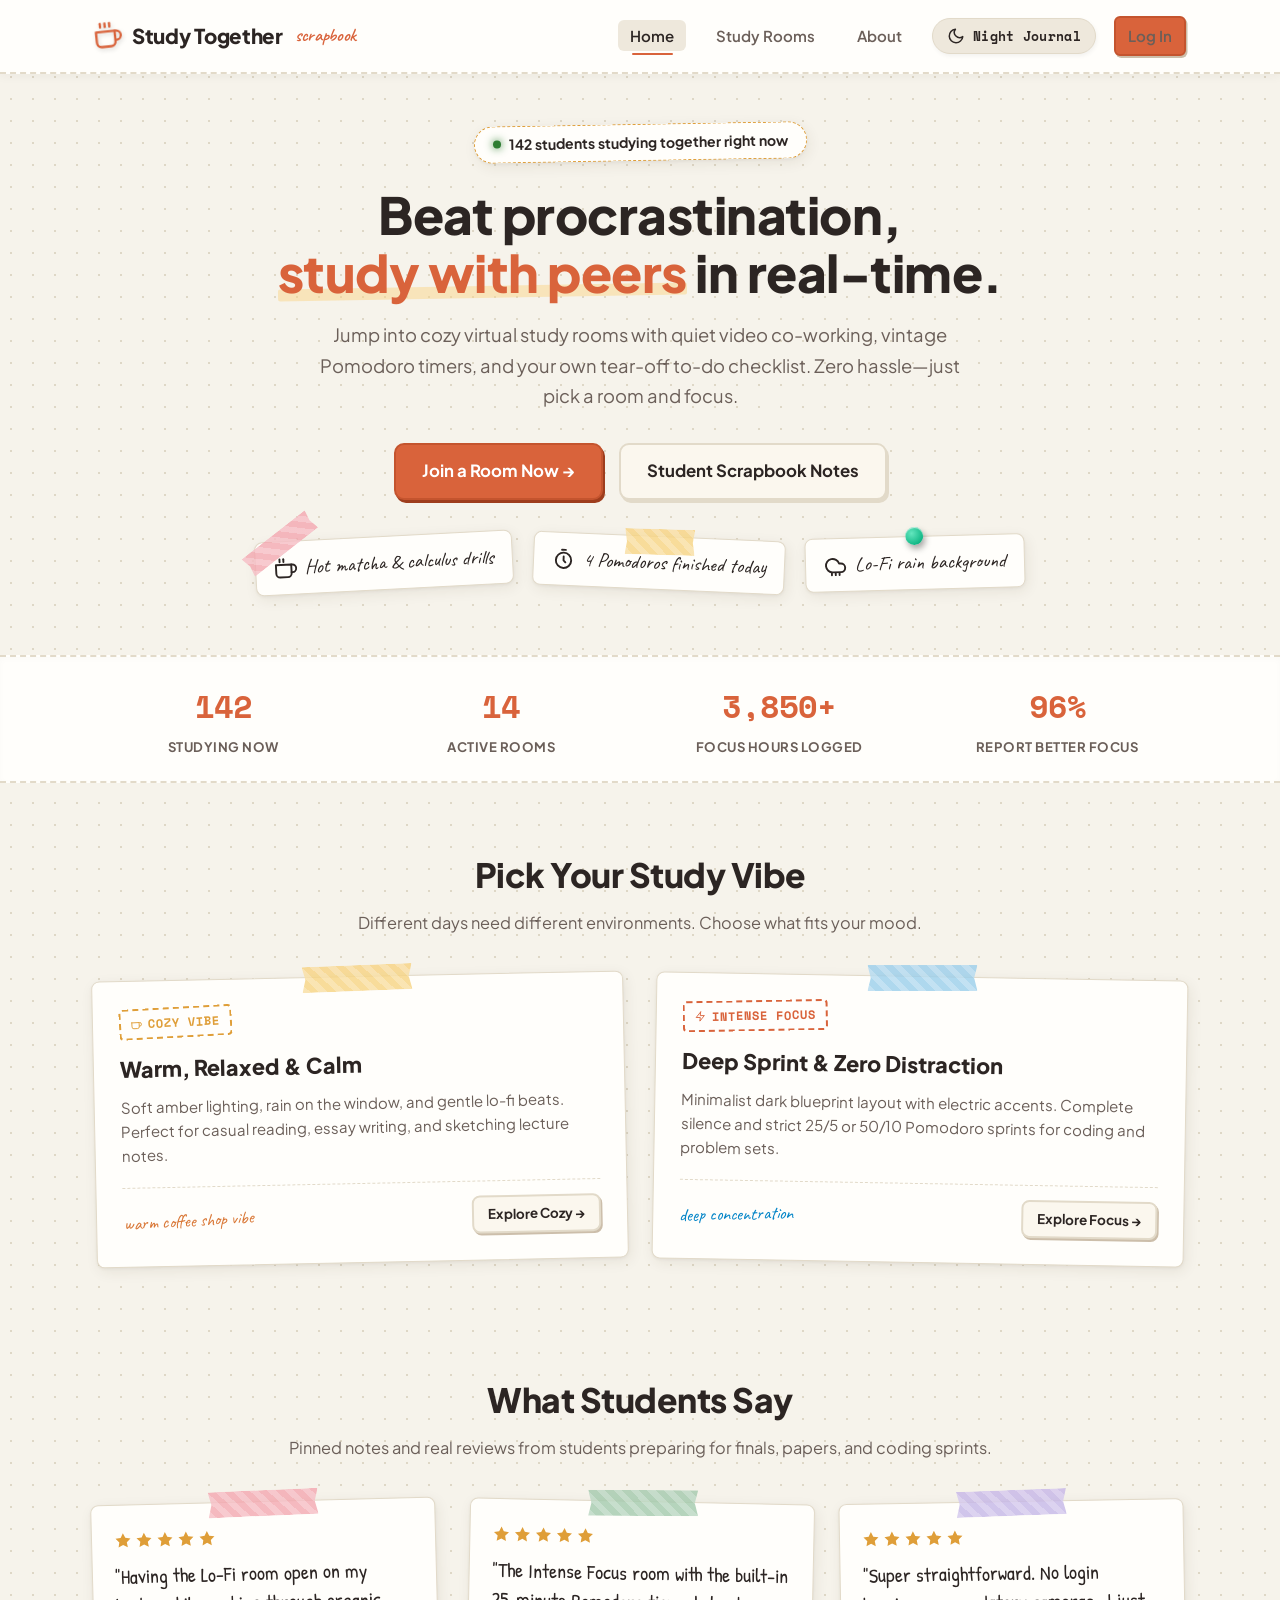
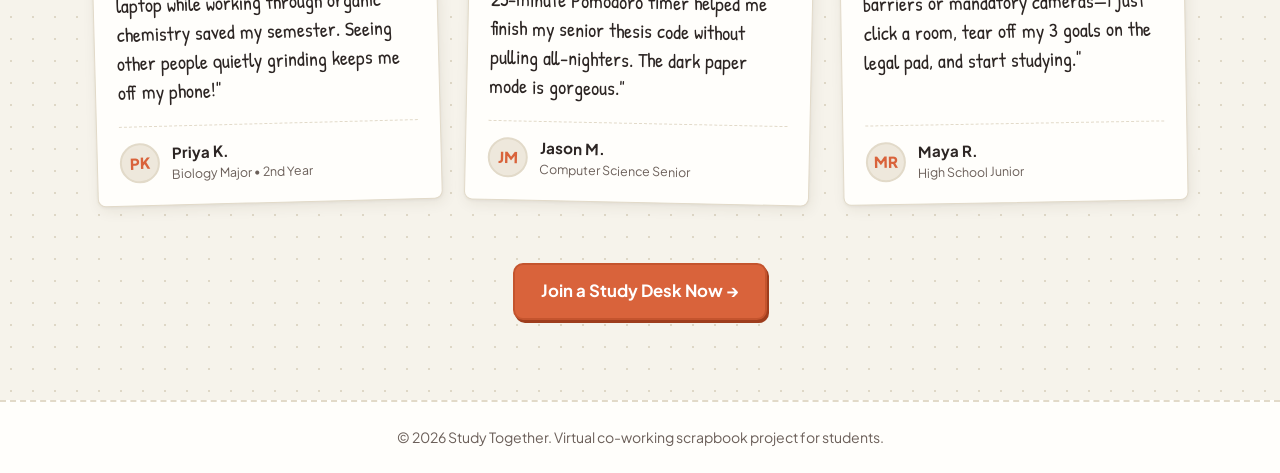
<file: index.html>
<!DOCTYPE html>
<html lang="en">
<head>
  <meta charset="UTF-8">
  <meta name="viewport" content="width=device-width, initial-scale=1.0">
  <title>Study Together | Virtual Study Rooms & Co-Working Scrapbook</title>
  
  <link rel="stylesheet" href="css/style.css">
  <link rel="stylesheet" href="css/themes.css">

  <!-- Immediate Theme Loader to prevent flicker -->
  <script src="js/theme.js"></script>
</head>
<body>

  <!-- Top Navigation -->
  <header class="navbar">
    <div class="container nav-container">
      <a href="index.html" class="logo">
        <span class="logo-icon" aria-hidden="true">
          <svg viewBox="0 0 24 24">
            <path d="M18 8h1a4 4 0 0 1 0 8h-1"></path>
            <path d="M2 8h16v9a4 4 0 0 1-4 4H6a4 4 0 0 1-4-4V8z"></path>
            <line x1="6" y1="1" x2="6" y2="4"></line>
            <line x1="10" y1="1" x2="10" y2="4"></line>
            <line x1="14" y1="1" x2="14" y2="4"></line>
          </svg>
        </span>
        <span>Study Together</span>
        <span class="logo-sub">scrapbook</span>
      </a>

      <nav>
        <ul class="nav-links">
          <li><a href="index.html" class="active">Home</a></li>
          <li><a href="lobby.html">Study Rooms</a></li>
          <li><a href="about.html">About</a></li>
          <!-- Theme Toggle Button -->
          <li>
            <button type="button" class="theme-toggle-btn" aria-label="Toggle dark/light mode">
              <span class="theme-toggle-icon"></span>
              <span class="theme-toggle-text">Day Paper</span>
            </button>
          </li>
          <!-- Auth container: Log in or User Name -->
          <li id="nav-auth-container">
            <a href="login.html" class="btn btn-primary btn-sm">Log In</a>
          </li>
        </ul>
      </nav>
    </div>
  </header>

  <main>
    <!-- Hero section with Scrapbook Collage -->
    <section class="hero">
      <div class="container hero-collage-wrap">
        
        <!-- Pinned status badge -->
        <div class="hero-pill">
          <span class="pulse-dot"></span>
          <span>142 students studying together right now</span>
        </div>

        <h1 class="hero-title">
          Beat procrastination, <span class="highlight">study with peers</span> in real-time.
        </h1>
        
        <p class="hero-subtitle">
          Jump into cozy virtual study rooms with quiet video co-working, vintage Pomodoro timers, and your own tear-off to-do checklist. Zero hassle—just pick a room and focus.
        </p>

        <div class="hero-actions">
          <a href="lobby.html" class="btn btn-primary btn-large">
            Join a Room Now &rarr;
          </a>
          <a href="#testimonials" class="btn btn-secondary btn-large">
            Student Scrapbook Notes
          </a>
        </div>

        <!-- Scrapbook floating paper scraps and SVG icons -->
        <div class="hero-stickers-row">
          <div class="mini-scrap mini-scrap-1">
            <span class="washi-tape tape-rose tape-corner-left"></span>
            <svg class="icon-svg" viewBox="0 0 24 24" aria-hidden="true">
              <path d="M18 8h1a4 4 0 0 1 0 8h-1"></path>
              <path d="M2 8h16v9a4 4 0 0 1-4 4H6a4 4 0 0 1-4-4V8z"></path>
              <line x1="6" y1="2" x2="6" y2="5"></line>
              <line x1="10" y1="2" x2="10" y2="5"></line>
            </svg>
            <span>Hot matcha &amp; calculus drills</span>
          </div>
          <div class="mini-scrap mini-scrap-2">
            <span class="washi-tape tape-honey" style="width: 70px; top: -8px;"></span>
            <svg class="icon-svg" viewBox="0 0 24 24" aria-hidden="true">
              <circle cx="12" cy="13" r="8"></circle>
              <path d="M12 9v4l2 2"></path>
              <path d="M10 2h4"></path>
            </svg>
            <span>4 Pomodoros finished today</span>
          </div>
          <div class="mini-scrap mini-scrap-3">
            <span class="push-pin pin-teal"></span>
            <svg class="icon-svg" viewBox="0 0 24 24" aria-hidden="true">
              <path d="M17.5 19H9a7 7 0 1 1 6.71-9h1.79a4.5 4.5 0 1 1 0 9Z"></path>
              <line x1="8" y1="20" x2="8" y2="22"></line>
              <line x1="12" y1="20" x2="12" y2="22"></line>
              <line x1="16" y1="20" x2="16" y2="22"></line>
            </svg>
            <span>Lo-Fi rain background</span>
          </div>
        </div>

      </div>
    </section>

    <!-- Live stats strip styled as a stamped paper ticket -->
    <section class="stats-strip">
      <div class="container">
        <div class="stats-grid">
          <div class="stat-item">
            <h3>142</h3>
            <p>Studying Now</p>
          </div>
          <div class="stat-item">
            <h3>14</h3>
            <p>Active Rooms</p>
          </div>
          <div class="stat-item">
            <h3>3,850+</h3>
            <p>Focus Hours Logged</p>
          </div>
          <div class="stat-item">
            <h3>96%</h3>
            <p>Report Better Focus</p>
          </div>
        </div>
      </div>
    </section>

    <!-- Room Vibes Preview (Pinned Cards) -->
    <section style="padding: 10px 0 60px;">
      <div class="container">
        <h2 class="section-title">Pick Your Study Vibe</h2>
        <p class="section-desc">Different days need different environments. Choose what fits your mood.</p>

        <div style="display: grid; grid-template-columns: repeat(auto-fit, minmax(300px, 1fr)); gap: 28px; margin-bottom: 50px;">
          
          <!-- Cozy Card -->
          <div class="card card-cozy" style="transform: rotate(-1.2deg);">
            <span class="washi-tape tape-honey"></span>
            <span class="stamp-badge stamp-honey" style="margin-bottom: 14px;">
              <svg class="icon-svg icon-sm" viewBox="0 0 24 24" aria-hidden="true">
                <path d="M18 8h1a4 4 0 0 1 0 8h-1"></path>
                <path d="M2 8h16v9a4 4 0 0 1-4 4H6a4 4 0 0 1-4-4V8z"></path>
              </svg>
              Cozy Vibe
            </span>
            <h3 style="font-size: 1.35rem; font-weight: 800; margin-bottom: 8px;">Warm, Relaxed &amp; Calm</h3>
            <p style="color: var(--text-muted); font-size: 0.94rem; margin-bottom: 20px; line-height: 1.6;">
              Soft amber lighting, rain on the window, and gentle lo-fi beats. Perfect for casual reading, essay writing, and sketching lecture notes.
            </p>
            <div style="display: flex; justify-content: space-between; align-items: center; border-top: 1.5px dashed var(--border-color); padding-top: 14px;">
              <span class="hand-note" style="font-size: 1.15rem; color: var(--vibe-accent);">warm coffee shop vibe</span>
              <a href="lobby.html" class="btn btn-secondary btn-sm">Explore Cozy &rarr;</a>
            </div>
          </div>

          <!-- Focus Card -->
          <div class="card card-focus" style="transform: rotate(1deg);">
            <span class="washi-tape tape-sky"></span>
            <span class="stamp-badge stamp-primary" style="margin-bottom: 14px;">
              <svg class="icon-svg icon-sm" viewBox="0 0 24 24" aria-hidden="true">
                <polygon points="13 2 3 14 12 14 11 22 21 10 12 10 13 2"></polygon>
              </svg>
              Intense Focus
            </span>
            <h3 style="font-size: 1.35rem; font-weight: 800; margin-bottom: 8px;">Deep Sprint &amp; Zero Distraction</h3>
            <p style="color: var(--text-muted); font-size: 0.94rem; margin-bottom: 20px; line-height: 1.6;">
              Minimalist dark blueprint layout with electric accents. Complete silence and strict 25/5 or 50/10 Pomodoro sprints for coding and problem sets.
            </p>
            <div style="display: flex; justify-content: space-between; align-items: center; border-top: 1.5px dashed var(--border-color); padding-top: 14px;">
              <span class="hand-note" style="font-size: 1.15rem; color: var(--vibe-accent);">deep concentration</span>
              <a href="lobby.html" class="btn btn-secondary btn-sm">Explore Focus &rarr;</a>
            </div>
          </div>

        </div>
      </div>
    </section>

    <!-- Student Reviews / Testimonials Scrapbook Wall -->
    <section id="testimonials" style="padding-bottom: 50px;">
      <div class="container">
        <h2 class="section-title">What Students Say</h2>
        <p class="section-desc">Pinned notes and real reviews from students preparing for finals, papers, and coding sprints.</p>

        <div class="reviews-grid">
          
          <!-- Review 1 -->
          <div class="card review-card">
            <span class="washi-tape tape-rose"></span>
            <div class="star-rating" aria-label="5 out of 5 stars">
              <svg class="star-icon" viewBox="0 0 24 24"><polygon points="12 2 15.09 8.26 22 9.27 17 14.14 18.18 21.02 12 17.77 5.82 21.02 7 14.14 2 9.27 8.91 8.26 12 2"></polygon></svg>
              <svg class="star-icon" viewBox="0 0 24 24"><polygon points="12 2 15.09 8.26 22 9.27 17 14.14 18.18 21.02 12 17.77 5.82 21.02 7 14.14 2 9.27 8.91 8.26 12 2"></polygon></svg>
              <svg class="star-icon" viewBox="0 0 24 24"><polygon points="12 2 15.09 8.26 22 9.27 17 14.14 18.18 21.02 12 17.77 5.82 21.02 7 14.14 2 9.27 8.91 8.26 12 2"></polygon></svg>
              <svg class="star-icon" viewBox="0 0 24 24"><polygon points="12 2 15.09 8.26 22 9.27 17 14.14 18.18 21.02 12 17.77 5.82 21.02 7 14.14 2 9.27 8.91 8.26 12 2"></polygon></svg>
              <svg class="star-icon" viewBox="0 0 24 24"><polygon points="12 2 15.09 8.26 22 9.27 17 14.14 18.18 21.02 12 17.77 5.82 21.02 7 14.14 2 9.27 8.91 8.26 12 2"></polygon></svg>
            </div>
            <p class="review-quote">
              "Having the Lo-Fi room open on my laptop while working through organic chemistry saved my semester. Seeing other people quietly grinding keeps me off my phone!"
            </p>
            <div class="review-author">
              <div class="author-avatar">PK</div>
              <div>
                <div class="author-name">Priya K.</div>
                <div class="author-role">Biology Major • 2nd Year</div>
              </div>
            </div>
          </div>

          <!-- Review 2 -->
          <div class="card review-card">
            <span class="washi-tape tape-sage"></span>
            <div class="star-rating" aria-label="5 out of 5 stars">
              <svg class="star-icon" viewBox="0 0 24 24"><polygon points="12 2 15.09 8.26 22 9.27 17 14.14 18.18 21.02 12 17.77 5.82 21.02 7 14.14 2 9.27 8.91 8.26 12 2"></polygon></svg>
              <svg class="star-icon" viewBox="0 0 24 24"><polygon points="12 2 15.09 8.26 22 9.27 17 14.14 18.18 21.02 12 17.77 5.82 21.02 7 14.14 2 9.27 8.91 8.26 12 2"></polygon></svg>
              <svg class="star-icon" viewBox="0 0 24 24"><polygon points="12 2 15.09 8.26 22 9.27 17 14.14 18.18 21.02 12 17.77 5.82 21.02 7 14.14 2 9.27 8.91 8.26 12 2"></polygon></svg>
              <svg class="star-icon" viewBox="0 0 24 24"><polygon points="12 2 15.09 8.26 22 9.27 17 14.14 18.18 21.02 12 17.77 5.82 21.02 7 14.14 2 9.27 8.91 8.26 12 2"></polygon></svg>
              <svg class="star-icon" viewBox="0 0 24 24"><polygon points="12 2 15.09 8.26 22 9.27 17 14.14 18.18 21.02 12 17.77 5.82 21.02 7 14.14 2 9.27 8.91 8.26 12 2"></polygon></svg>
            </div>
            <p class="review-quote">
              "The Intense Focus room with the built-in 25-minute Pomodoro timer helped me finish my senior thesis code without pulling all-nighters. The dark paper mode is gorgeous."
            </p>
            <div class="review-author">
              <div class="author-avatar">JM</div>
              <div>
                <div class="author-name">Jason M.</div>
                <div class="author-role">Computer Science Senior</div>
              </div>
            </div>
          </div>

          <!-- Review 3 -->
          <div class="card review-card">
            <span class="washi-tape tape-lavender"></span>
            <div class="star-rating" aria-label="5 out of 5 stars">
              <svg class="star-icon" viewBox="0 0 24 24"><polygon points="12 2 15.09 8.26 22 9.27 17 14.14 18.18 21.02 12 17.77 5.82 21.02 7 14.14 2 9.27 8.91 8.26 12 2"></polygon></svg>
              <svg class="star-icon" viewBox="0 0 24 24"><polygon points="12 2 15.09 8.26 22 9.27 17 14.14 18.18 21.02 12 17.77 5.82 21.02 7 14.14 2 9.27 8.91 8.26 12 2"></polygon></svg>
              <svg class="star-icon" viewBox="0 0 24 24"><polygon points="12 2 15.09 8.26 22 9.27 17 14.14 18.18 21.02 12 17.77 5.82 21.02 7 14.14 2 9.27 8.91 8.26 12 2"></polygon></svg>
              <svg class="star-icon" viewBox="0 0 24 24"><polygon points="12 2 15.09 8.26 22 9.27 17 14.14 18.18 21.02 12 17.77 5.82 21.02 7 14.14 2 9.27 8.91 8.26 12 2"></polygon></svg>
              <svg class="star-icon" viewBox="0 0 24 24"><polygon points="12 2 15.09 8.26 22 9.27 17 14.14 18.18 21.02 12 17.77 5.82 21.02 7 14.14 2 9.27 8.91 8.26 12 2"></polygon></svg>
            </div>
            <p class="review-quote">
              "Super straightforward. No login barriers or mandatory cameras—I just click a room, tear off my 3 goals on the legal pad, and start studying."
            </p>
            <div class="review-author">
              <div class="author-avatar">MR</div>
              <div>
                <div class="author-name">Maya R.</div>
                <div class="author-role">High School Junior</div>
              </div>
            </div>
          </div>

        </div>

        <div style="text-align: center; margin-bottom: 30px;">
          <a href="lobby.html" class="btn btn-primary btn-large">
            Join a Study Desk Now &rarr;
          </a>
        </div>
      </div>
    </section>
  </main>

  <footer class="site-footer">
    <div class="container">
      <p>&copy; 2026 Study Together. Virtual co-working scrapbook project for students.</p>
    </div>
  </footer>

  <script src="js/auth.js"></script>
</body>
</html>
</file>
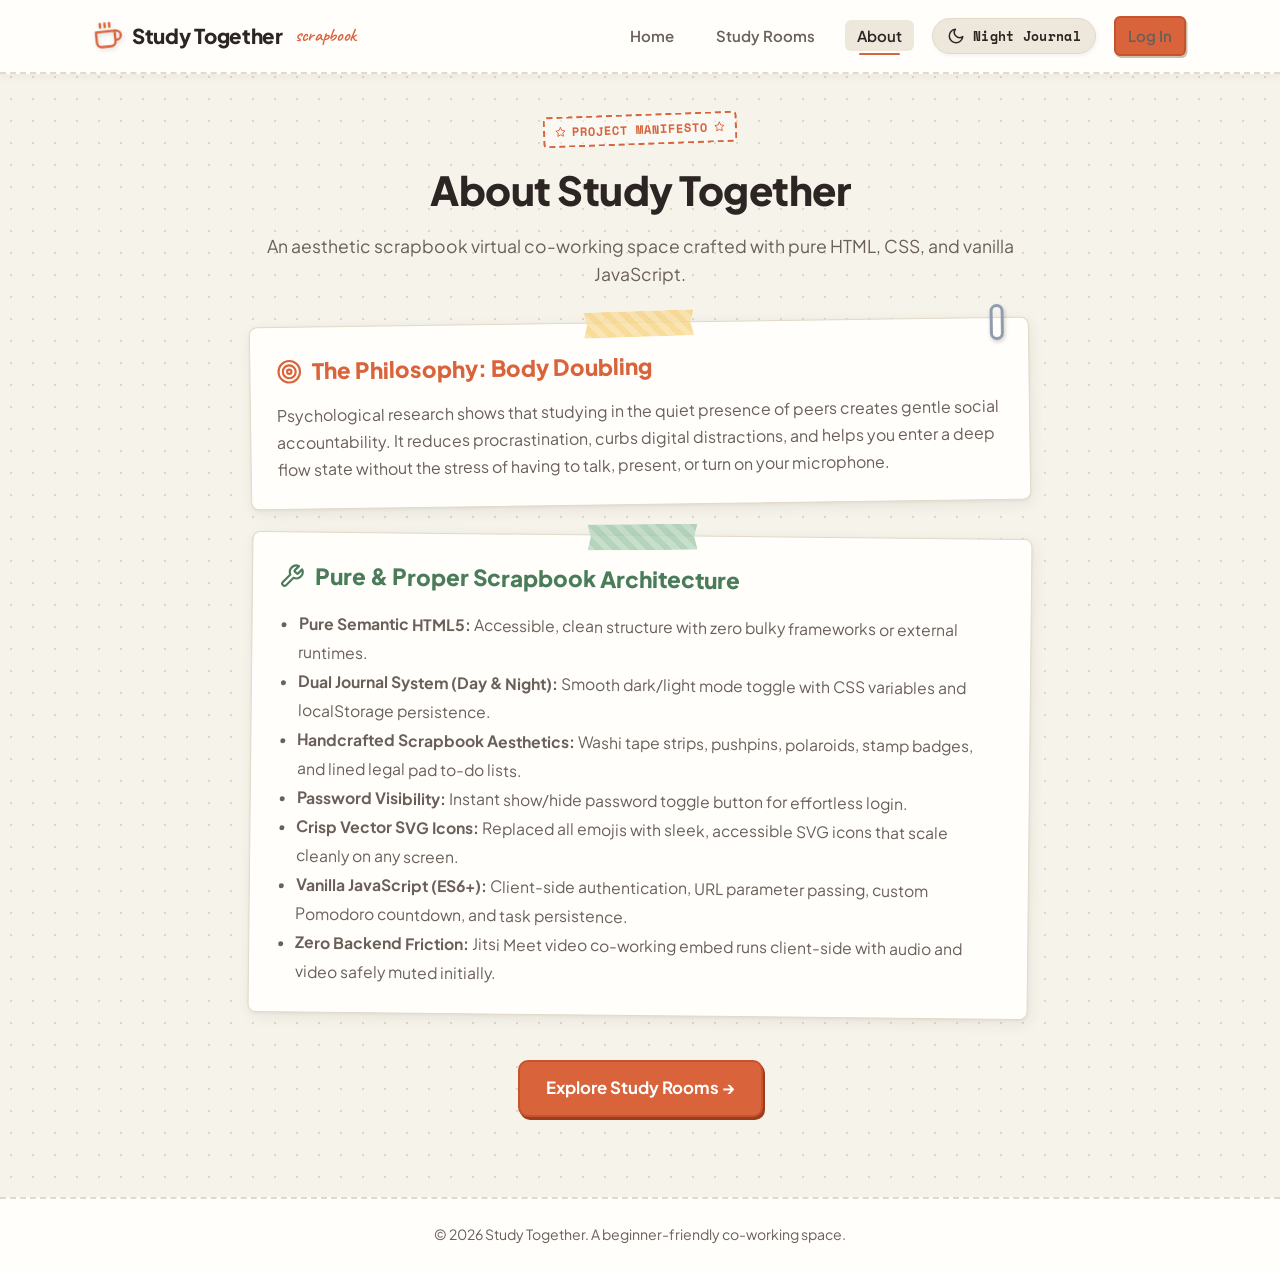
<file: about.html>
<!DOCTYPE html>
<html lang="en">
<head>
  <meta charset="UTF-8">
  <meta name="viewport" content="width=device-width, initial-scale=1.0">
  <title>About | Study Together</title>
  
  <link rel="stylesheet" href="css/style.css">
  <link rel="stylesheet" href="css/themes.css">

  <!-- Immediate Theme Loader to prevent flicker -->
  <script src="js/theme.js"></script>
</head>
<body>

  <!-- Navigation Header -->
  <header class="navbar">
    <div class="container nav-container">
      <a href="index.html" class="logo">
        <span class="logo-icon" aria-hidden="true">
          <svg viewBox="0 0 24 24">
            <path d="M18 8h1a4 4 0 0 1 0 8h-1"></path>
            <path d="M2 8h16v9a4 4 0 0 1-4 4H6a4 4 0 0 1-4-4V8z"></path>
            <line x1="6" y1="1" x2="6" y2="4"></line>
            <line x1="10" y1="1" x2="10" y2="4"></line>
            <line x1="14" y1="1" x2="14" y2="4"></line>
          </svg>
        </span>
        <span>Study Together</span>
        <span class="logo-sub">scrapbook</span>
      </a>

      <nav>
        <ul class="nav-links">
          <li><a href="index.html">Home</a></li>
          <li><a href="lobby.html">Study Rooms</a></li>
          <li><a href="about.html" class="active">About</a></li>
          <!-- Theme Toggle Button -->
          <li>
            <button type="button" class="theme-toggle-btn" aria-label="Toggle dark/light mode">
              <span class="theme-toggle-icon"></span>
              <span class="theme-toggle-text">Day Paper</span>
            </button>
          </li>
          <li id="nav-auth-container">
            <a href="login.html" class="btn btn-primary btn-sm">Log In</a>
          </li>
        </ul>
      </nav>
    </div>
  </header>

  <!-- About Content Scrapbook Zine -->
  <main class="container" style="padding: 40px 20px 80px; max-width: 820px;">
    <section>
      
      <div style="text-align: center; margin-bottom: 34px;">
        <span class="stamp-badge stamp-primary" style="margin-bottom: 12px;">
          <svg class="icon-svg icon-sm" viewBox="0 0 24 24" aria-hidden="true">
            <polygon points="12 2 15.09 8.26 22 9.27 17 14.14 18.18 21.02 12 17.77 5.82 21.02 7 14.14 2 9.27 8.91 8.26 12 2"></polygon>
          </svg>
          Project Manifesto
          <svg class="icon-svg icon-sm" viewBox="0 0 24 24" aria-hidden="true">
            <polygon points="12 2 15.09 8.26 22 9.27 17 14.14 18.18 21.02 12 17.77 5.82 21.02 7 14.14 2 9.27 8.91 8.26 12 2"></polygon>
          </svg>
        </span>
        <h1 style="font-size: 2.5rem; font-weight: 800; letter-spacing: -0.5px; margin-bottom: 10px;">About Study Together</h1>
        <p style="font-size: 1.1rem; color: var(--text-muted);">
          An aesthetic scrapbook virtual co-working space crafted with pure HTML, CSS, and vanilla JavaScript.
        </p>
      </div>

      <!-- Philosophy Card with Washi Tape -->
      <div class="card" style="margin-bottom: 30px; transform: rotate(-0.8deg);">
        <span class="washi-tape tape-honey"></span>
        <span class="paperclip"></span>
        
        <h2 style="font-size: 1.4rem; font-weight: 800; margin-bottom: 12px; color: var(--accent-primary); display: flex; align-items: center; gap: 10px;">
          <svg class="icon-svg" viewBox="0 0 24 24" aria-hidden="true">
            <circle cx="12" cy="12" r="10"></circle>
            <circle cx="12" cy="12" r="6"></circle>
            <circle cx="12" cy="12" r="2"></circle>
          </svg>
          <span>The Philosophy: Body Doubling</span>
        </h2>
        <p style="color: var(--text-muted); font-size: 1rem; line-height: 1.7;">
          Psychological research shows that studying in the quiet presence of peers creates gentle social accountability. 
          It reduces procrastination, curbs digital distractions, and helps you enter a deep flow state without the stress 
          of having to talk, present, or turn on your microphone.
        </p>
      </div>

      <!-- Architecture Sticky Note / Card -->
      <div class="card" style="margin-bottom: 30px; transform: rotate(0.6deg);">
        <span class="washi-tape tape-sage"></span>

        <h2 style="font-size: 1.4rem; font-weight: 800; margin-bottom: 14px; color: var(--accent-secondary); display: flex; align-items: center; gap: 10px;">
          <svg class="icon-svg" viewBox="0 0 24 24" aria-hidden="true">
            <path d="M14.7 6.3a1 1 0 0 0 0 1.4l1.6 1.6a1 1 0 0 0 1.4 0l3.77-3.77a6 6 0 0 1-7.94 7.94l-6.91 6.91a2.12 2.12 0 0 1-3-3l6.91-6.91a6 6 0 0 1 7.94-7.94l-3.76 3.76z"></path>
          </svg>
          <span>Pure &amp; Proper Scrapbook Architecture</span>
        </h2>
        <ul style="color: var(--text-muted); font-size: 0.98rem; line-height: 1.85; padding-left: 20px;">
          <li><strong>Pure Semantic HTML5:</strong> Accessible, clean structure with zero bulky frameworks or external runtimes.</li>
          <li><strong>Dual Journal System (Day &amp; Night):</strong> Smooth dark/light mode toggle with CSS variables and localStorage persistence.</li>
          <li><strong>Handcrafted Scrapbook Aesthetics:</strong> Washi tape strips, pushpins, polaroids, stamp badges, and lined legal pad to-do lists.</li>
          <li><strong>Password Visibility:</strong> Instant show/hide password toggle button for effortless login.</li>
          <li><strong>Crisp Vector SVG Icons:</strong> Replaced all emojis with sleek, accessible SVG icons that scale cleanly on any screen.</li>
          <li><strong>Vanilla JavaScript (ES6+):</strong> Client-side authentication, URL parameter passing, custom Pomodoro countdown, and task persistence.</li>
          <li><strong>Zero Backend Friction:</strong> Jitsi Meet video co-working embed runs client-side with audio and video safely muted initially.</li>
        </ul>
      </div>

      <div style="text-align: center; margin-top: 44px;">
        <a href="lobby.html" class="btn btn-primary btn-large">
          Explore Study Rooms &rarr;
        </a>
      </div>
    </section>
  </main>

  <footer class="site-footer">
    <div class="container">
      <p>&copy; 2026 Study Together. A beginner-friendly co-working space.</p>
    </div>
  </footer>

  <script src="js/auth.js"></script>
</body>
</html>
</file>
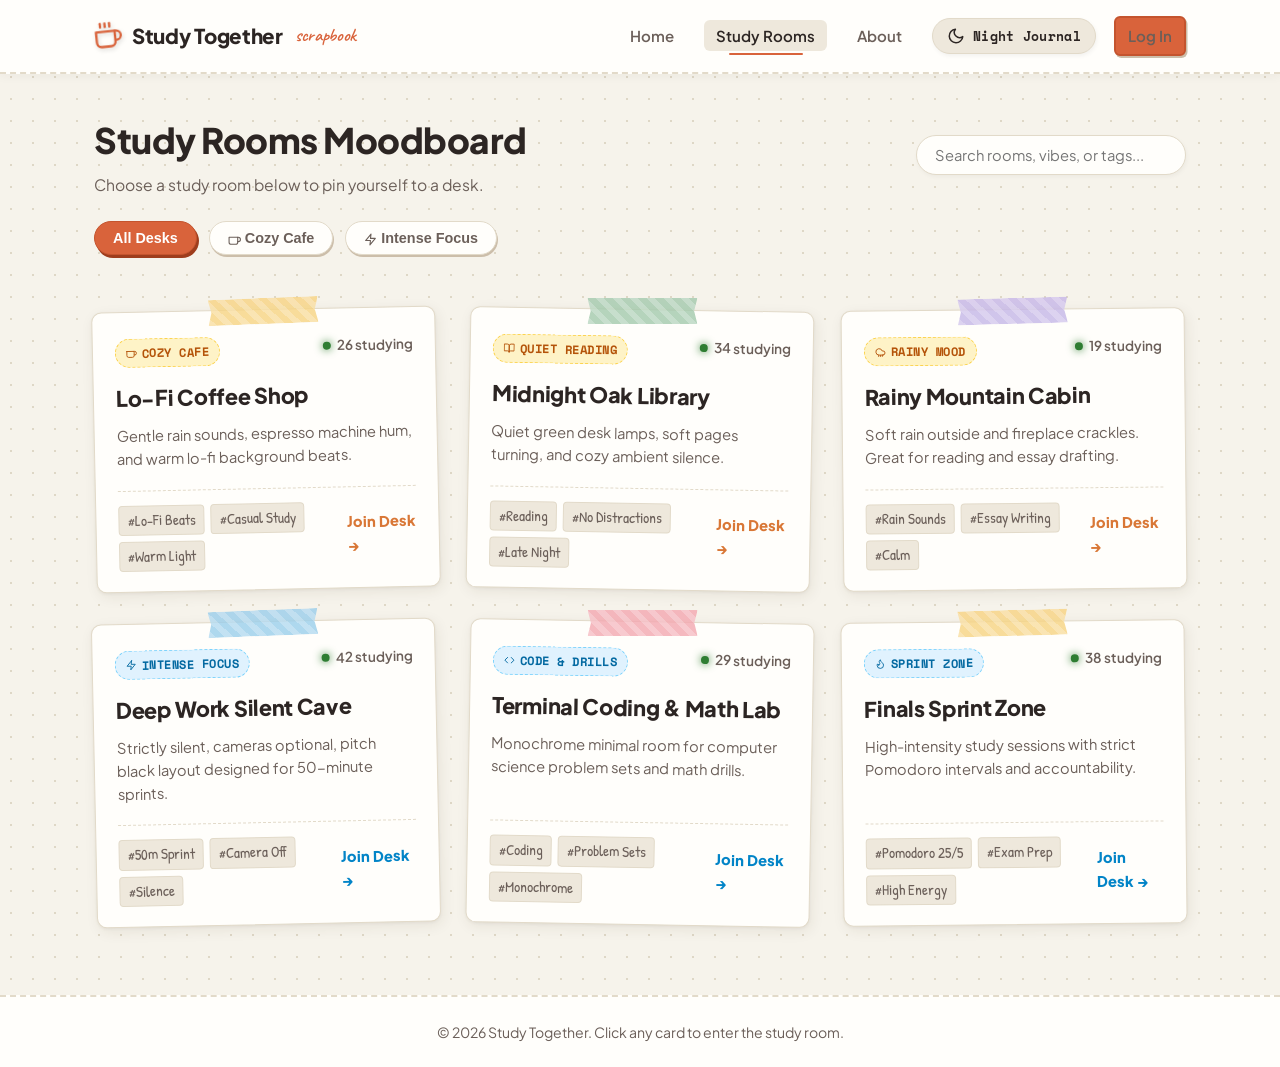
<file: lobby.html>
<!DOCTYPE html>
<html lang="en">
<head>
  <meta charset="UTF-8">
  <meta name="viewport" content="width=device-width, initial-scale=1.0">
  <title>Study Rooms Lobby | Study Together</title>
  
  <link rel="stylesheet" href="css/style.css">
  <link rel="stylesheet" href="css/themes.css">

  <!-- Immediate Theme Loader to prevent flicker -->
  <script src="js/theme.js"></script>
</head>
<body>

  <!-- Navigation -->
  <header class="navbar">
    <div class="container nav-container">
      <a href="index.html" class="logo">
        <span class="logo-icon" aria-hidden="true">
          <svg viewBox="0 0 24 24">
            <path d="M18 8h1a4 4 0 0 1 0 8h-1"></path>
            <path d="M2 8h16v9a4 4 0 0 1-4 4H6a4 4 0 0 1-4-4V8z"></path>
            <line x1="6" y1="1" x2="6" y2="4"></line>
            <line x1="10" y1="1" x2="10" y2="4"></line>
            <line x1="14" y1="1" x2="14" y2="4"></line>
          </svg>
        </span>
        <span>Study Together</span>
        <span class="logo-sub">scrapbook</span>
      </a>

      <nav>
        <ul class="nav-links">
          <li><a href="index.html">Home</a></li>
          <li><a href="lobby.html" class="active">Study Rooms</a></li>
          <li><a href="about.html">About</a></li>
          <!-- Theme Toggle Button -->
          <li>
            <button type="button" class="theme-toggle-btn" aria-label="Toggle dark/light mode">
              <span class="theme-toggle-icon"></span>
              <span class="theme-toggle-text">Day Paper</span>
            </button>
          </li>
          <li id="nav-auth-container">
            <a href="login.html" class="btn btn-primary btn-sm">Log In</a>
          </li>
        </ul>
      </nav>
    </div>
  </header>

  <!-- Main Room Directory Scrapbook Moodboard -->
  <main class="container">
    <section class="lobby-header">
      <div class="lobby-top-row">
        <div class="lobby-title">
          <h1>Study Rooms Moodboard</h1>
          <p id="lobby-user-greeting">Choose a room below to jump straight in.</p>
        </div>

        <!-- Search input -->
        <div class="search-wrapper">
          <input 
            type="text" 
            id="lobby-search-input" 
            class="search-input" 
            placeholder="Search rooms, vibes, or tags..."
            aria-label="Search study rooms"
          >
        </div>
      </div>

      <!-- Vibe filters -->
      <div class="vibe-filters">
        <button type="button" class="filter-btn active" data-vibe="all">
          All Desks
        </button>
        <button type="button" class="filter-btn" data-vibe="cozy">
          <svg class="icon-svg icon-sm" viewBox="0 0 24 24" aria-hidden="true">
            <path d="M18 8h1a4 4 0 0 1 0 8h-1"></path>
            <path d="M2 8h16v9a4 4 0 0 1-4 4H6a4 4 0 0 1-4-4V8z"></path>
          </svg>
          Cozy Cafe
        </button>
        <button type="button" class="filter-btn" data-vibe="focus">
          <svg class="icon-svg icon-sm" viewBox="0 0 24 24" aria-hidden="true">
            <polygon points="13 2 3 14 12 14 11 22 21 10 12 10 13 2"></polygon>
          </svg>
          Intense Focus
        </button>
      </div>
    </section>

    <!-- Rooms grid (rendered by js/lobby.js) -->
    <section>
      <div class="rooms-grid" id="rooms-grid-container"></div>
    </section>
  </main>

  <footer class="site-footer">
    <div class="container">
      <p>&copy; 2026 Study Together. Click any card to enter the study room.</p>
    </div>
  </footer>

  <script src="js/auth.js"></script>
  <script src="js/lobby.js"></script>
</body>
</html>
</file>
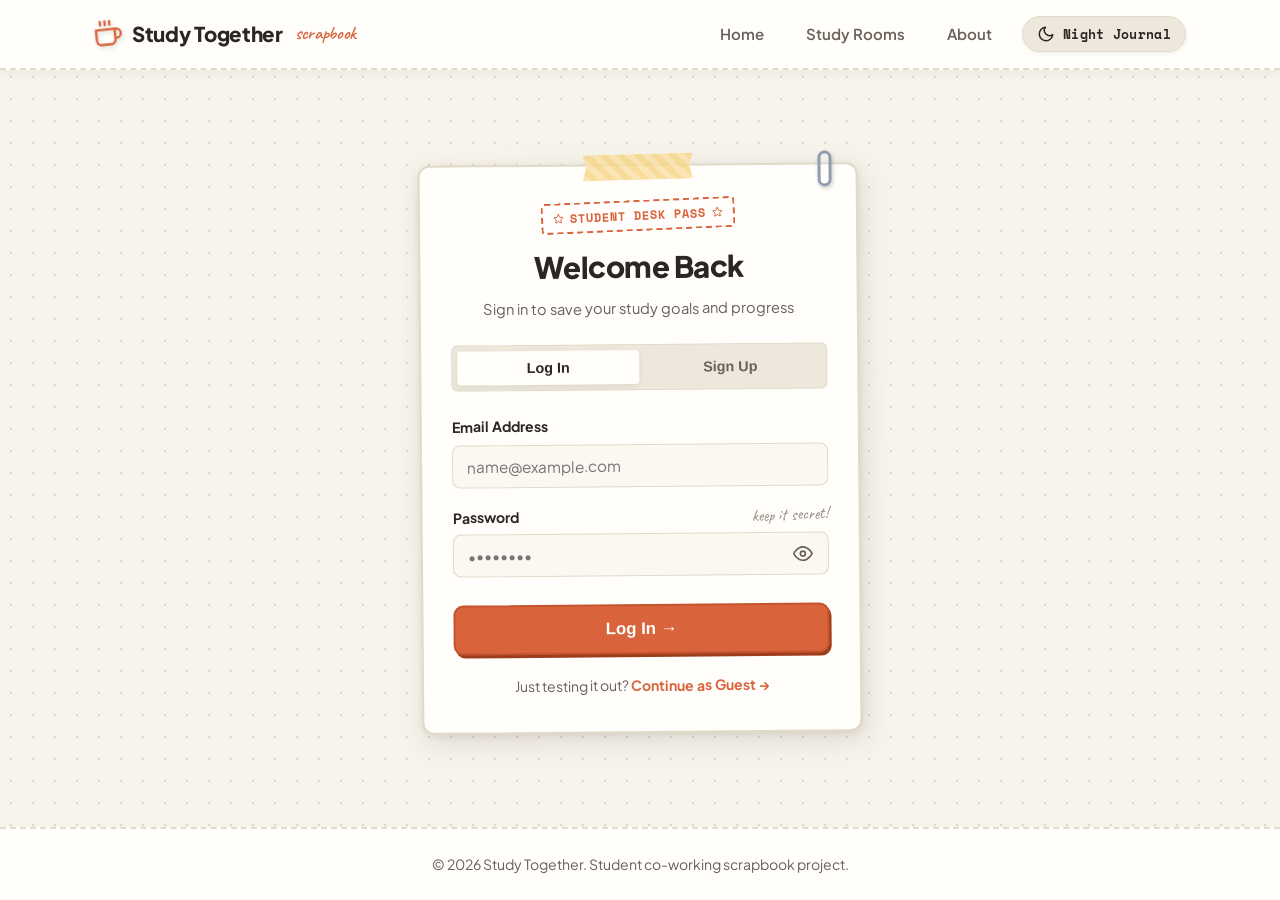
<file: login.html>
<!DOCTYPE html>
<html lang="en">
<head>
  <meta charset="UTF-8">
  <meta name="viewport" content="width=device-width, initial-scale=1.0">
  <title>Login / Sign Up | Study Together</title>
  
  <link rel="stylesheet" href="css/style.css">
  <link rel="stylesheet" href="css/themes.css">

  <!-- Immediate Theme Loader to prevent flicker -->
  <script src="js/theme.js"></script>
</head>
<body>

  <!-- Navigation -->
  <header class="navbar">
    <div class="container nav-container">
      <a href="index.html" class="logo">
        <span class="logo-icon" aria-hidden="true">
          <svg viewBox="0 0 24 24">
            <path d="M18 8h1a4 4 0 0 1 0 8h-1"></path>
            <path d="M2 8h16v9a4 4 0 0 1-4 4H6a4 4 0 0 1-4-4V8z"></path>
            <line x1="6" y1="1" x2="6" y2="4"></line>
            <line x1="10" y1="1" x2="10" y2="4"></line>
            <line x1="14" y1="1" x2="14" y2="4"></line>
          </svg>
        </span>
        <span>Study Together</span>
        <span class="logo-sub">scrapbook</span>
      </a>

      <nav>
        <ul class="nav-links">
          <li><a href="index.html">Home</a></li>
          <li><a href="lobby.html">Study Rooms</a></li>
          <li><a href="about.html">About</a></li>
          <!-- Theme Toggle Button -->
          <li>
            <button type="button" class="theme-toggle-btn" aria-label="Toggle dark/light mode">
              <span class="theme-toggle-icon"></span>
              <span class="theme-toggle-text">Day Paper</span>
            </button>
          </li>
        </ul>
      </nav>
    </div>
  </header>

  <!-- Login/Signup form container -->
  <main class="auth-wrapper">
    <div class="card auth-card">
      <!-- Washi tape at top of the scrapbook note -->
      <span class="washi-tape tape-honey"></span>
      
      <!-- Top paperclip decorator -->
      <span class="paperclip"></span>

      <div class="auth-header">
        <span class="stamp-badge stamp-primary" style="margin-bottom: 12px;">
          <svg class="icon-svg icon-sm" viewBox="0 0 24 24" aria-hidden="true">
            <polygon points="12 2 15.09 8.26 22 9.27 17 14.14 18.18 21.02 12 17.77 5.82 21.02 7 14.14 2 9.27 8.91 8.26 12 2"></polygon>
          </svg>
          Student Desk Pass
          <svg class="icon-svg icon-sm" viewBox="0 0 24 24" aria-hidden="true">
            <polygon points="12 2 15.09 8.26 22 9.27 17 14.14 18.18 21.02 12 17.77 5.82 21.02 7 14.14 2 9.27 8.91 8.26 12 2"></polygon>
          </svg>
        </span>
        <h2 id="auth-title">Welcome Back</h2>
        <p id="auth-subtitle">Sign in to save your study goals and progress</p>
      </div>

      <!-- Feedback alert -->
      <div id="auth-alert" class="alert-message"></div>

      <!-- Tabs -->
      <div class="auth-tabs">
        <button type="button" class="auth-tab active" id="tab-login">Log In</button>
        <button type="button" class="auth-tab" id="tab-signup">Sign Up</button>
      </div>

      <!-- Form -->
      <form id="auth-form" novalidate>
        <!-- Name field (shown during signup) -->
        <div class="form-group" id="group-name" style="display: none;">
          <label for="auth-name">Your Name</label>
          <input type="text" id="auth-name" placeholder="e.g. Maya Patel" autocomplete="name">
        </div>

        <div class="form-group">
          <label for="auth-email">Email Address</label>
          <input type="email" id="auth-email" placeholder="name@example.com" required autocomplete="email">
        </div>

        <div class="form-group">
          <div style="display: flex; justify-content: space-between; align-items: center; margin-bottom: 6px;">
            <label for="auth-password" style="margin-bottom: 0;">Password</label>
            <span class="hand-note" style="font-size: 1.05rem; color: var(--text-dim);">keep it secret!</span>
          </div>

          <div class="password-input-container">
            <input 
              type="password" 
              id="auth-password" 
              placeholder="••••••••" 
              required 
              autocomplete="current-password"
            >
            <!-- Password Visibility Toggle Button -->
            <button 
              type="button" 
              class="password-toggle-btn" 
              id="toggle-password" 
              aria-label="Show password"
              title="Show password"
            >
              <!-- Eye Show SVG (when password is hidden) -->
              <svg class="eye-show" viewBox="0 0 24 24">
                <path d="M1 12s4-8 11-8 11 8 11 8-4 8-11 8-11-8-11-8z"></path>
                <circle cx="12" cy="12" r="3"></circle>
              </svg>
              <!-- Eye Hide SVG (when password is visible) -->
              <svg class="eye-hide" style="display: none;" viewBox="0 0 24 24">
                <path d="M17.94 17.94A10.07 10.07 0 0 1 12 20c-7 0-11-8-11-8a18.45 18.45 0 0 1 5.06-5.94M9.9 4.24A9.12 9.12 0 0 1 12 4c7 0 11 8 11 8a18.5 18.5 0 0 1-2.16 3.19m-6.72-1.07a3 3 0 1 1-4.24-4.24"></path>
                <line x1="1" y1="1" x2="23" y2="23"></line>
              </svg>
            </button>
          </div>
        </div>

        <button type="submit" class="btn btn-primary btn-large" style="width: 100%; margin-top: 10px;" id="auth-submit-btn">
          Log In &rarr;
        </button>
      </form>

      <!-- Guest option -->
      <div class="auth-note">
        <span>Just testing it out? </span>
        <a href="lobby.html" id="guest-link">Continue as Guest &rarr;</a>
      </div>

    </div>
  </main>

  <footer class="site-footer">
    <div class="container">
      <p>&copy; 2026 Study Together. Student co-working scrapbook project.</p>
    </div>
  </footer>

  <script src="js/auth.js"></script>
  <script>
    // Toggle between login and registration mode
    let isSignUp = false;

    const tabLogin = document.getElementById('tab-login');
    const tabSignup = document.getElementById('tab-signup');
    const groupName = document.getElementById('group-name');
    const authTitle = document.getElementById('auth-title');
    const authSubtitle = document.getElementById('auth-subtitle');
    const authSubmitBtn = document.getElementById('auth-submit-btn');
    const authForm = document.getElementById('auth-form');
    const authAlert = document.getElementById('auth-alert');

    // Password Visibility Toggle
    const passwordInput = document.getElementById('auth-password');
    const togglePasswordBtn = document.getElementById('toggle-password');
    const eyeShow = togglePasswordBtn.querySelector('.eye-show');
    const eyeHide = togglePasswordBtn.querySelector('.eye-hide');

    togglePasswordBtn.addEventListener('click', () => {
      const isPassword = passwordInput.getAttribute('type') === 'password';
      if (isPassword) {
        passwordInput.setAttribute('type', 'text');
        eyeShow.style.display = 'none';
        eyeHide.style.display = 'block';
        togglePasswordBtn.setAttribute('aria-label', 'Hide password');
        togglePasswordBtn.setAttribute('title', 'Hide password');
      } else {
        passwordInput.setAttribute('type', 'password');
        eyeShow.style.display = 'block';
        eyeHide.style.display = 'none';
        togglePasswordBtn.setAttribute('aria-label', 'Show password');
        togglePasswordBtn.setAttribute('title', 'Show password');
      }
    });

    tabLogin.addEventListener('click', () => {
      isSignUp = false;
      tabLogin.classList.add('active');
      tabSignup.classList.remove('active');
      groupName.style.display = 'none';
      authTitle.textContent = 'Welcome Back';
      authSubtitle.textContent = 'Sign in to save your study goals and progress';
      authSubmitBtn.innerHTML = 'Log In &rarr;';
      hideAlert();
    });

    tabSignup.addEventListener('click', () => {
      isSignUp = true;
      tabSignup.classList.add('active');
      tabLogin.classList.remove('active');
      groupName.style.display = 'block';
      authTitle.textContent = 'Create an Account';
      authSubtitle.textContent = 'Join peers studying together every day';
      authSubmitBtn.innerHTML = 'Sign Up &rarr;';
      hideAlert();
    });

    authForm.addEventListener('submit', (e) => {
      e.preventDefault();

      const email = document.getElementById('auth-email').value.trim();
      const password = document.getElementById('auth-password').value.trim();
      const name = document.getElementById('auth-name') ? document.getElementById('auth-name').value.trim() : '';

      if (!email || !password) {
        showAlert('Please enter both your email and password.', 'error');
        return;
      }

      if (isSignUp && !name) {
        showAlert('Please enter your name.', 'error');
        return;
      }

      if (isSignUp) {
        fakeSignup(name, email, password);
        showAlert('Account created! Entering lobby...', 'success');
      } else {
        fakeLogin(email, password);
        showAlert('Logged in! Entering lobby...', 'success');
      }

      setTimeout(() => {
        window.location.href = 'lobby.html';
      }, 500);
    });

    function showAlert(msg, type) {
      authAlert.textContent = msg;
      authAlert.className = `alert-message ${type === 'error' ? 'alert-error' : 'alert-success'}`;
      authAlert.style.display = 'block';
    }

    function hideAlert() {
      authAlert.style.display = 'none';
    }
  </script>
</body>
</html>
</file>
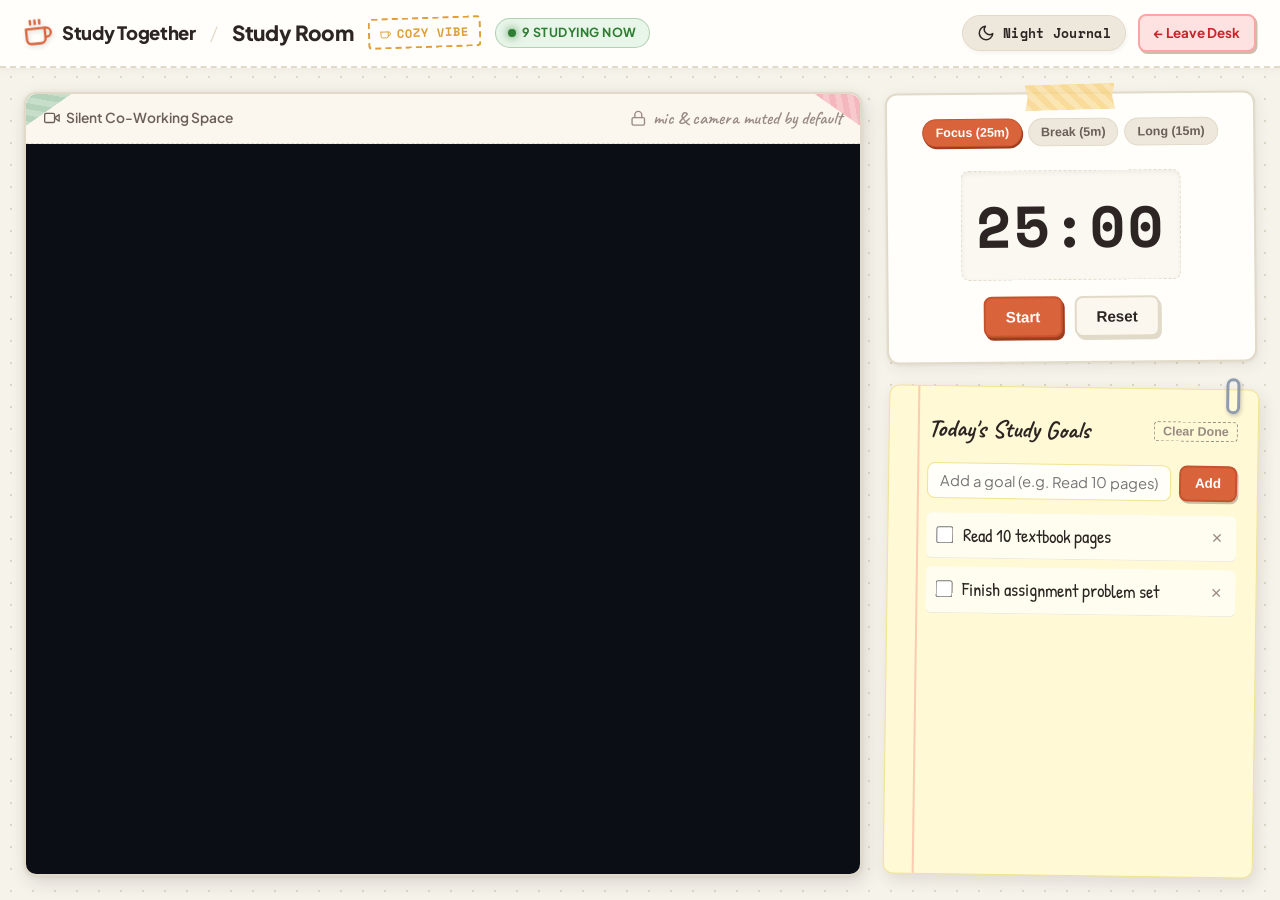
<file: room.html>
<!DOCTYPE html>
<html lang="en">
<head>
  <meta charset="UTF-8">
  <meta name="viewport" content="width=device-width, initial-scale=1.0">
  <title>Study Room | Study Together</title>
  
  <link rel="stylesheet" href="css/style.css">
  <link rel="stylesheet" href="css/themes.css">

  <!-- Immediate Theme Loader to prevent flicker -->
  <script src="js/theme.js"></script>
</head>
<body>

  <!-- Top bar with room title and back button -->
  <header class="room-header">
    <div class="room-info">
      <a href="lobby.html" class="logo" style="font-size: 1.15rem;">
        <span class="logo-icon" aria-hidden="true">
          <svg viewBox="0 0 24 24">
            <path d="M18 8h1a4 4 0 0 1 0 8h-1"></path>
            <path d="M2 8h16v9a4 4 0 0 1-4 4H6a4 4 0 0 1-4-4V8z"></path>
            <line x1="6" y1="1" x2="6" y2="4"></line>
            <line x1="10" y1="1" x2="10" y2="4"></line>
            <line x1="14" y1="1" x2="14" y2="4"></line>
          </svg>
        </span>
        <span>Study Together</span>
      </a>
      
      <span style="color: var(--border-color); font-size: 1.2rem; font-weight: 300;">/</span>

      <!-- Room title & vibe badge updated from URL params -->
      <span class="room-name-display" id="current-room-name">Study Room</span>
      <span class="stamp-badge" id="room-vibe-badge">Cozy Vibe</span>

      <!-- Live participant pill -->
      <span class="badge badge-live">
        <span class="pulse-dot"></span>
        <span id="room-participant-count">14 studying now</span>
      </span>
    </div>

    <div style="display: flex; align-items: center; gap: 12px;">
      <!-- Theme Toggle Button -->
      <button type="button" class="theme-toggle-btn" aria-label="Toggle dark/light mode">
        <span class="theme-toggle-icon"></span>
        <span class="theme-toggle-text">Day Paper</span>
      </button>

      <a href="lobby.html" class="btn btn-danger btn-sm" id="leave-room-btn">
        &larr; Leave Desk
      </a>
    </div>
  </header>

  <!-- Split study room layout -->
  <main class="room-layout">
    
    <!-- Left panel: Jitsi Video Call framed as a scrapbook Polaroid/Desk Screen -->
    <section class="video-panel">
      <!-- Decorative washi tape on video corners -->
      <span class="washi-tape tape-sage tape-corner-left"></span>
      <span class="washi-tape tape-rose tape-corner-right"></span>

      <div class="video-header-bar">
        <span style="display: inline-flex; align-items: center; gap: 6px;">
          <svg class="icon-svg" viewBox="0 0 24 24" aria-hidden="true">
            <polygon points="23 7 16 12 23 17 23 7"></polygon>
            <rect x="1" y="5" width="15" height="14" rx="2" ry="2"></rect>
          </svg>
          Silent Co-Working Space
        </span>
        <span style="display: inline-flex; align-items: center; gap: 6px; font-size: 0.8rem; color: var(--text-dim); font-family: var(--font-hand); font-size: 1.15rem;">
          <svg class="icon-svg icon-sm" viewBox="0 0 24 24" aria-hidden="true">
            <rect x="3" y="11" width="18" height="11" rx="2" ry="2"></rect>
            <path d="M7 11V7a5 5 0 0 1 10 0v4"></path>
          </svg>
          mic &amp; camera muted by default
        </span>
      </div>

      <div class="video-container">
        <!-- Jitsi Meet iframe (src set dynamically in js/room.js) -->
        <iframe 
          id="jitsi-iframe"
          title="Video Co-Working"
          allow="camera; microphone; fullscreen; display-capture; autoplay"
        ></iframe>
      </div>
    </section>

    <!-- Right panel: Timer & To-Do List -->
    <aside class="tools-panel">

      <!-- Pomodoro Timer (Retro Stopwatch / Craft Clock) -->
      <div class="timer-card">
        <span class="washi-tape tape-honey" style="width: 90px; top: -10px;"></span>

        <div class="timer-mode-selector">
          <button type="button" class="timer-mode-btn active" data-mode="focus">Focus (25m)</button>
          <button type="button" class="timer-mode-btn" data-mode="shortBreak">Break (5m)</button>
          <button type="button" class="timer-mode-btn" data-mode="longBreak">Long (15m)</button>
        </div>

        <div class="timer-display" id="timer-display">25:00</div>

        <div class="timer-controls">
          <button type="button" class="btn btn-primary" id="timer-start-pause-btn">
            Start
          </button>
          <button type="button" class="btn btn-secondary" id="timer-reset-btn">
            Reset
          </button>
        </div>
      </div>

      <!-- Lined Legal Pad Study Goals checklist -->
      <div class="todo-card">
        <!-- Paperclip on the note -->
        <span class="paperclip" style="right: 18px; top: -12px;"></span>

        <div class="todo-header">
          <h3>Today's Study Goals</h3>
          <button type="button" class="todo-clear-btn" id="todo-clear-completed" title="Clear finished goals">
            Clear Done
          </button>
        </div>

        <form id="todo-form" class="todo-form">
          <input 
            type="text" 
            id="todo-input" 
            class="todo-input" 
            placeholder="Add a goal (e.g. Read 10 pages)..." 
            maxlength="80"
            required
            autocomplete="off"
          >
          <button type="submit" class="btn btn-primary btn-sm">Add</button>
        </form>

        <ul class="todo-list" id="todo-list-container"></ul>
      </div>

    </aside>
  </main>

  <script src="js/auth.js"></script>
  <script src="js/room.js"></script>
</body>
</html>
</file>
<file: css/style.css>
/* 
 * Study Together - Scrapbook & Collage Design System
 * Aesthetic paper textures, washi tape, polaroids, sticky notes, push pins,
 * tactile craft typography, and seamless Dark/Light Mode support.
 */

@import url('https://fonts.googleapis.com/css2?family=Caveat:wght@500;600;700&family=Patrick+Hand&family=Plus+Jakarta+Sans:wght@400;500;600;700;800&family=Space+Mono:wght@400;700&display=swap');

/* ==========================================================================
   1. Theme Variables: Light Scrapbook (Day) & Dark Scrapbook (Night)
   ========================================================================== */

:root,
[data-theme="light"] {
  /* Canvas & Paper Backgrounds */
  --bg-canvas: #f6f3eb;
  --bg-pattern-dot: #ded7c6;
  --bg-paper: #fffefb;
  --bg-paper-alt: #fbf7ee;
  --bg-paper-elevated: #ffffff;
  --bg-input: #fbf8f2;
  --bg-tag: #eee8dc;

  /* Inks & Typography */
  --text-main: #2c2523;
  --text-muted: #6b5f59;
  --text-dim: #998b83;
  --border-color: #e2dac9;
  --border-dark: #ccbeaa;

  /* Scrapbook Accents */
  --accent-primary: #d9633b;       /* Terracotta ink */
  --accent-primary-hover: #c4542e;
  --accent-secondary: #4a7c59;     /* Vintage matcha green */
  --accent-honey: #df9e38;         /* Warm mustard */
  --accent-lavender: #7a68c4;      /* Pressed flower purple */
  --accent-sky: #4285b4;           /* Sky stamp blue */

  /* Washi Tape Colors */
  --tape-rose: rgba(244, 166, 175, 0.85);
  --tape-sage: rgba(162, 201, 172, 0.85);
  --tape-honey: rgba(248, 212, 133, 0.88);
  --tape-sky: rgba(153, 206, 235, 0.85);
  --tape-lavender: rgba(197, 182, 232, 0.85);

  /* Sticky Notes */
  --sticky-yellow: #fff9d6;
  --sticky-yellow-border: #f2e394;
  --sticky-pink: #ffe8ee;
  --sticky-pink-border: #f8c3d1;
  --sticky-mint: #e5f7ed;
  --sticky-mint-border: #b8e6cb;
  --sticky-blue: #e3f2fd;
  --sticky-blue-border: #bbdefb;

  /* Shadows for Paper Layers */
  --shadow-paper: 2px 4px 14px rgba(65, 45, 30, 0.08), 0 1px 3px rgba(65, 45, 30, 0.06);
  --shadow-float: 4px 8px 24px rgba(65, 45, 30, 0.12), 0 2px 6px rgba(65, 45, 30, 0.08);
  --shadow-polaroid: 3px 6px 18px rgba(50, 35, 25, 0.14), 0 1px 4px rgba(50, 35, 25, 0.08);
  --tape-shadow: 0 1px 3px rgba(40, 30, 20, 0.15);

  /* Alerts */
  --success-color: #2e7d32;
  --danger-color: #c62828;
  --badge-live-bg: #e8f5e9;
  --badge-live-color: #2e7d32;

  /* Fonts */
  --font-body: 'Plus Jakarta Sans', -apple-system, BlinkMacSystemFont, sans-serif;
  --font-hand: 'Caveat', 'Patrick Hand', cursive;
  --font-note: 'Patrick Hand', cursive;
  --font-mono: 'Space Mono', monospace;

  /* Radii */
  --radius-paper: 8px;
  --radius-tag: 6px;
  --radius-full: 9999px;
  --transition: all 0.22s cubic-bezier(0.34, 1.56, 0.64, 1);
}

[data-theme="dark"] {
  /* Canvas & Paper Backgrounds - Midnight Journal / Blackboard */
  --bg-canvas: #12151c;
  --bg-pattern-dot: rgba(255, 255, 255, 0.08);
  --bg-paper: #1b202c;
  --bg-paper-alt: #222938;
  --bg-paper-elevated: #283042;
  --bg-input: #151922;
  --bg-tag: #2a3346;

  /* Inks & Typography */
  --text-main: #f5f6f8;
  --text-muted: #a6b0c2;
  --text-dim: #6d788d;
  --border-color: #2d3648;
  --border-dark: #3b465c;

  /* Scrapbook Accents - Glowing Chalk / Neon Kraft */
  --accent-primary: #ff7e67;       /* Neon coral */
  --accent-primary-hover: #ff9682;
  --accent-secondary: #4ade80;     /* Mint glow */
  --accent-honey: #fbbf24;         /* Star gold */
  --accent-lavender: #c084fc;      /* Neon lilac */
  --accent-sky: #38bdf8;           /* Cyan chalk */

  /* Washi Tape Colors */
  --tape-rose: rgba(244, 114, 182, 0.65);
  --tape-sage: rgba(74, 222, 128, 0.65);
  --tape-honey: rgba(251, 191, 36, 0.70);
  --tape-sky: rgba(56, 189, 248, 0.65);
  --tape-lavender: rgba(192, 132, 252, 0.65);

  /* Sticky Notes */
  --sticky-yellow: #282415;
  --sticky-yellow-border: #524726;
  --sticky-pink: #2a1820;
  --sticky-pink-border: #592e3d;
  --sticky-mint: #15261d;
  --sticky-mint-border: #274f39;
  --sticky-blue: #162436;
  --sticky-blue-border: #28476a;

  /* Shadows for Paper Layers */
  --shadow-paper: 0 4px 18px rgba(0, 0, 0, 0.45), 0 1px 4px rgba(0, 0, 0, 0.3);
  --shadow-float: 0 8px 28px rgba(0, 0, 0, 0.55), 0 2px 8px rgba(0, 0, 0, 0.4);
  --shadow-polaroid: 0 6px 22px rgba(0, 0, 0, 0.5), 0 2px 6px rgba(0, 0, 0, 0.35);
  --tape-shadow: 0 2px 6px rgba(0, 0, 0, 0.4);

  /* Alerts */
  --success-color: #4ade80;
  --danger-color: #f87171;
  --badge-live-bg: rgba(74, 222, 128, 0.15);
  --badge-live-color: #4ade80;
}

/* ==========================================================================
   2. Reset & Craft Background Texture
   ========================================================================== */

* {
  box-sizing: border-box;
  margin: 0;
  padding: 0;
}

body {
  font-family: var(--font-body);
  background-color: var(--bg-canvas);
  /* Scrapbook dot grid paper texture */
  background-image: radial-gradient(var(--bg-pattern-dot) 1.5px, transparent 1.5px);
  background-size: 22px 22px;
  color: var(--text-main);
  line-height: 1.6;
  min-height: 100vh;
  display: flex;
  flex-direction: column;
  transition: background-color 0.3s ease, color 0.3s ease;
  overflow-x: hidden;
}

/* Page container */
.container {
  width: 100%;
  max-width: 1140px;
  margin: 0 auto;
  padding: 0 24px;
}

/* ==========================================================================
   3. Scrapbook Collage Decorators: Washi Tape, Push Pins, Stamps, Paperclips
   ========================================================================== */

/* Washi Tape Strip */
.washi-tape {
  position: absolute;
  top: -12px;
  left: 50%;
  transform: translateX(-50%) rotate(-1deg);
  width: 110px;
  height: 26px;
  background-color: var(--tape-rose);
  background-image: repeating-linear-gradient(
    45deg,
    rgba(255, 255, 255, 0.25) 0,
    rgba(255, 255, 255, 0.25) 6px,
    transparent 6px,
    transparent 12px
  );
  box-shadow: var(--tape-shadow);
  opacity: 0.92;
  z-index: 10;
  pointer-events: none;
  /* Serrated/torn tape edge */
  clip-path: polygon(
    0% 0%, 
    100% 0%, 
    97% 50%, 
    100% 100%, 
    0% 100%, 
    3% 50%
  );
}

.tape-sage { background-color: var(--tape-sage); }
.tape-honey { background-color: var(--tape-honey); }
.tape-sky { background-color: var(--tape-sky); }
.tape-lavender { background-color: var(--tape-lavender); }

.tape-corner-left {
  top: -10px;
  left: -15px;
  transform: rotate(-35deg);
  width: 80px;
  height: 22px;
}

.tape-corner-right {
  top: -10px;
  right: -15px;
  left: auto;
  transform: rotate(35deg);
  width: 80px;
  height: 22px;
}

/* Push Pin / Thumbtack */
.push-pin {
  position: absolute;
  top: -10px;
  left: 50%;
  transform: translateX(-50%);
  width: 18px;
  height: 18px;
  background: radial-gradient(circle at 35% 35%, #ff6b6b 0%, #c92a2a 70%, #861818 100%);
  border-radius: 50%;
  box-shadow: 2px 4px 6px rgba(0, 0, 0, 0.35), inset 0 1px 1px rgba(255, 255, 255, 0.7);
  z-index: 12;
  pointer-events: none;
}

.push-pin.pin-gold {
  background: radial-gradient(circle at 35% 35%, #ffd43b 0%, #f59f00 70%, #b36b00 100%);
}

.push-pin.pin-teal {
  background: radial-gradient(circle at 35% 35%, #63e6be 0%, #12b886 70%, #087f5b 100%);
}

/* Paperclip Accent */
.paperclip {
  position: absolute;
  top: -14px;
  right: 24px;
  width: 14px;
  height: 36px;
  border: 3px solid #8e9cae;
  border-radius: 12px;
  box-shadow: 1px 2px 4px rgba(0, 0, 0, 0.2);
  z-index: 11;
  pointer-events: none;
  background: transparent;
}

/* Stamp Badges (Approved, Priority, Focus, Cozy) */
.stamp-badge {
  display: inline-flex;
  align-items: center;
  gap: 6px;
  font-family: var(--font-mono);
  font-size: 0.76rem;
  font-weight: 700;
  text-transform: uppercase;
  letter-spacing: 1px;
  padding: 4px 10px;
  border: 2px dashed currentColor;
  border-radius: 4px;
  transform: rotate(-2deg);
  background: rgba(255, 255, 255, 0.4);
}

[data-theme="dark"] .stamp-badge {
  background: rgba(0, 0, 0, 0.3);
}

.stamp-badge.stamp-primary {
  color: var(--accent-primary);
  border-color: var(--accent-primary);
}

.stamp-badge.stamp-green {
  color: var(--accent-secondary);
  border-color: var(--accent-secondary);
}

.stamp-badge.stamp-honey {
  color: var(--accent-honey);
  border-color: var(--accent-honey);
}

/* Handwritten sticky callouts */
.hand-note {
  font-family: var(--font-hand);
  font-size: 1.35rem;
  line-height: 1.2;
  color: var(--accent-primary);
  display: inline-block;
  transform: rotate(-2deg);
}

/* ==========================================================================
   4. Header & Navigation (With Dark/Light Toggle)
   ========================================================================== */

.navbar {
  background-color: var(--bg-paper);
  border-bottom: 2px dashed var(--border-color);
  padding: 16px 0;
  position: sticky;
  top: 0;
  z-index: 100;
  box-shadow: 0 2px 10px rgba(50, 40, 30, 0.05);
  transition: background-color 0.3s ease, border-color 0.3s ease;
}

.nav-container {
  display: flex;
  justify-content: space-between;
  align-items: center;
  gap: 16px;
}

.logo {
  display: flex;
  align-items: center;
  gap: 10px;
  text-decoration: none;
  color: var(--text-main);
  font-size: 1.28rem;
  font-weight: 800;
  letter-spacing: -0.3px;
  position: relative;
}

/* SVG Icons and Craft Marks */
.icon-svg {
  width: 1.15em;
  height: 1.15em;
  display: inline-block;
  vertical-align: -0.18em;
  fill: none;
  stroke: currentColor;
  stroke-width: 2;
  stroke-linecap: round;
  stroke-linejoin: round;
  flex-shrink: 0;
}

.icon-svg.icon-sm {
  width: 0.9em;
  height: 0.9em;
}

.icon-svg.icon-lg {
  width: 1.35em;
  height: 1.35em;
}

.star-rating {
  display: inline-flex;
  gap: 3px;
  color: var(--accent-honey);
  margin-bottom: 12px;
}

.star-icon {
  width: 18px;
  height: 18px;
  fill: currentColor;
  stroke: none;
}

.logo-icon {
  display: inline-flex;
  align-items: center;
  justify-content: center;
  width: 28px;
  height: 28px;
  color: var(--accent-primary);
  transform: rotate(-6deg);
  filter: drop-shadow(1px 2px 2px rgba(0, 0, 0, 0.15));
}

.logo-icon svg {
  width: 100%;
  height: 100%;
  fill: none;
  stroke: currentColor;
  stroke-width: 2;
  stroke-linecap: round;
  stroke-linejoin: round;
}

.logo-sub {
  font-family: var(--font-hand);
  font-size: 1.15rem;
  color: var(--accent-primary);
  font-weight: 600;
  margin-left: 2px;
}

.nav-links {
  display: flex;
  align-items: center;
  gap: 18px;
  list-style: none;
}

.nav-links a {
  text-decoration: none;
  color: var(--text-muted);
  font-size: 0.94rem;
  font-weight: 600;
  padding: 6px 12px;
  border-radius: var(--radius-tag);
  transition: var(--transition);
  position: relative;
}

.nav-links a:hover,
.nav-links a.active {
  color: var(--text-main);
  background-color: var(--bg-tag);
}

.nav-links a.active::after {
  content: '';
  position: absolute;
  bottom: -4px;
  left: 20%;
  right: 20%;
  height: 2px;
  background-color: var(--accent-primary);
  border-radius: 2px;
}

/* Theme Toggle Button (Scrapbook Day / Night Button) */
.theme-toggle-btn {
  display: inline-flex;
  align-items: center;
  gap: 8px;
  background-color: var(--bg-tag);
  border: 1.5px solid var(--border-color);
  color: var(--text-main);
  padding: 7px 14px;
  border-radius: var(--radius-full);
  font-size: 0.85rem;
  font-weight: 700;
  cursor: pointer;
  transition: var(--transition);
  box-shadow: 1px 2px 4px rgba(0, 0, 0, 0.05);
}

.theme-toggle-btn:hover {
  transform: translateY(-2px);
  border-color: var(--accent-honey);
  box-shadow: 2px 4px 8px rgba(0, 0, 0, 0.1);
  color: var(--accent-honey);
}

.theme-toggle-icon {
  display: inline-flex;
  align-items: center;
  justify-content: center;
}

.theme-toggle-text {
  font-size: 0.82rem;
  font-family: var(--font-mono);
  letter-spacing: 0.3px;
}

/* ==========================================================================
   5. Buttons & Interactive Elements (Tactile Craft Look)
   ========================================================================== */

.btn {
  display: inline-flex;
  align-items: center;
  justify-content: center;
  gap: 8px;
  padding: 10px 20px;
  border-radius: var(--radius-paper);
  font-size: 0.95rem;
  font-weight: 700;
  text-decoration: none;
  cursor: pointer;
  border: 2px solid transparent;
  transition: var(--transition);
  position: relative;
  box-shadow: 2px 3px 0 var(--border-dark);
}

.btn:hover {
  transform: translate(-1px, -2px);
  box-shadow: 3px 5px 0 var(--border-dark);
}

.btn:active {
  transform: translate(1px, 2px);
  box-shadow: 1px 1px 0 var(--border-dark);
}

.btn-primary {
  background-color: var(--accent-primary);
  color: #ffffff;
  border-color: var(--accent-primary-hover);
  box-shadow: 2px 3px 0 #9e3d1d;
}

.btn-primary:hover {
  background-color: var(--accent-primary-hover);
  box-shadow: 3px 5px 0 #9e3d1d;
}

.btn-secondary {
  background-color: var(--bg-paper-alt);
  color: var(--text-main);
  border-color: var(--border-color);
  box-shadow: 2px 3px 0 var(--border-color);
}

.btn-secondary:hover {
  background-color: var(--bg-paper);
  border-color: var(--border-dark);
}

.btn-danger {
  background-color: #fee2e2;
  color: var(--danger-color);
  border-color: #fca5a5;
  box-shadow: 2px 3px 0 #f87171;
}

[data-theme="dark"] .btn-danger {
  background-color: rgba(239, 68, 68, 0.2);
  border-color: rgba(239, 68, 68, 0.4);
}

.btn-danger:hover {
  background-color: var(--danger-color);
  color: #ffffff;
}

.btn-large {
  padding: 13px 26px;
  font-size: 1.05rem;
  border-radius: 10px;
}

.btn-sm {
  padding: 6px 14px;
  font-size: 0.84rem;
  box-shadow: 1.5px 2px 0 var(--border-dark);
}

/* ==========================================================================
   6. Scrapbook Cards & Polaroid Collage Elements
   ========================================================================== */

.card {
  background-color: var(--bg-paper);
  border: 1.5px solid var(--border-color);
  border-radius: var(--radius-paper);
  padding: 26px;
  box-shadow: var(--shadow-paper);
  position: relative;
  transition: var(--transition);
}

/* Polaroid Card Style */
.polaroid-card {
  background: var(--bg-paper);
  border: 1px solid var(--border-color);
  border-radius: 6px;
  padding: 16px 16px 28px 16px;
  box-shadow: var(--shadow-polaroid);
  position: relative;
  transition: var(--transition);
}

.polaroid-card:hover {
  transform: translateY(-4px) rotate(0deg) !important;
  box-shadow: var(--shadow-float);
}

.polaroid-caption {
  font-family: var(--font-hand);
  font-size: 1.35rem;
  font-weight: 700;
  text-align: center;
  color: var(--text-main);
  margin-top: 14px;
}

/* Sticky Notes */
.sticky-note {
  padding: 22px;
  border-radius: 4px;
  box-shadow: 3px 5px 12px rgba(60, 45, 30, 0.12);
  position: relative;
  font-family: var(--font-note);
  font-size: 1.15rem;
  line-height: 1.5;
  transition: var(--transition);
}

.sticky-note:hover {
  transform: scale(1.02) rotate(0deg) !important;
  box-shadow: 5px 9px 20px rgba(60, 45, 30, 0.18);
}

.sticky-yellow {
  background-color: var(--sticky-yellow);
  border: 1px solid var(--sticky-yellow-border);
  color: var(--text-main);
}

.sticky-pink {
  background-color: var(--sticky-pink);
  border: 1px solid var(--sticky-pink-border);
  color: var(--text-main);
}

.sticky-mint {
  background-color: var(--sticky-mint);
  border: 1px solid var(--sticky-mint-border);
  color: var(--text-main);
}

.sticky-blue {
  background-color: var(--sticky-blue);
  border: 1px solid var(--sticky-blue-border);
  color: var(--text-main);
}

/* Status Badges */
.badge {
  display: inline-flex;
  align-items: center;
  gap: 6px;
  padding: 4px 12px;
  border-radius: var(--radius-full);
  font-size: 0.78rem;
  font-weight: 700;
  text-transform: uppercase;
  letter-spacing: 0.5px;
  border: 1px solid var(--border-color);
  background-color: var(--bg-tag);
  color: var(--text-muted);
}

.badge-live {
  background-color: var(--badge-live-bg);
  color: var(--badge-live-color);
  border-color: rgba(46, 125, 50, 0.3);
}

.pulse-dot {
  width: 8px;
  height: 8px;
  border-radius: 50%;
  background-color: var(--success-color);
  box-shadow: 0 0 8px var(--success-color);
  display: inline-block;
  animation: pulse 2s infinite;
}

@keyframes pulse {
  0% { opacity: 1; transform: scale(1); }
  50% { opacity: 0.45; transform: scale(0.85); }
  100% { opacity: 1; transform: scale(1); }
}

/* ==========================================================================
   7. Landing Page Scrapbook Collage Hero & Layout
   ========================================================================== */

.hero {
  padding: 50px 0 35px;
  text-align: center;
  position: relative;
}

.hero-collage-wrap {
  position: relative;
  max-width: 920px;
  margin: 0 auto;
}

.hero-pill {
  display: inline-flex;
  align-items: center;
  gap: 8px;
  background-color: var(--bg-paper);
  border: 1.5px dashed var(--accent-honey);
  padding: 6px 18px;
  border-radius: var(--radius-full);
  font-size: 0.88rem;
  font-weight: 700;
  color: var(--text-main);
  margin-bottom: 24px;
  box-shadow: var(--shadow-paper);
  transform: rotate(-1deg);
}

.hero-title {
  font-size: 3.2rem;
  font-weight: 800;
  line-height: 1.15;
  margin-bottom: 18px;
  color: var(--text-main);
  letter-spacing: -0.5px;
}

.hero-title .highlight {
  position: relative;
  display: inline-block;
  color: var(--accent-primary);
}

.hero-title .highlight::after {
  content: '';
  position: absolute;
  bottom: 4px;
  left: 0;
  right: 0;
  height: 12px;
  background-color: var(--tape-honey);
  opacity: 0.55;
  z-index: -1;
  border-radius: 2px;
  transform: rotate(-1deg);
}

.hero-subtitle {
  font-size: 1.15rem;
  color: var(--text-muted);
  max-width: 640px;
  margin: 0 auto 32px;
  line-height: 1.65;
}

.hero-actions {
  display: flex;
  justify-content: center;
  align-items: center;
  gap: 16px;
  flex-wrap: wrap;
}

/* Floating collage decorative stickers on Hero */
.hero-stickers-row {
  display: flex;
  justify-content: center;
  gap: 20px;
  margin-top: 36px;
  flex-wrap: wrap;
}

.mini-scrap {
  background-color: var(--bg-paper);
  border: 1px solid var(--border-color);
  padding: 10px 18px;
  border-radius: 8px;
  font-family: var(--font-hand);
  font-size: 1.25rem;
  box-shadow: var(--shadow-paper);
  display: inline-flex;
  align-items: center;
  gap: 8px;
  position: relative;
}

.mini-scrap-1 { transform: rotate(-3deg); }
.mini-scrap-2 { transform: rotate(2.5deg); }
.mini-scrap-3 { transform: rotate(-1.5deg); }

/* Live stats strip (Receipt / Perforated Ticket Style) */
.stats-strip {
  background-color: var(--bg-paper);
  border-top: 2px dashed var(--border-color);
  border-bottom: 2px dashed var(--border-color);
  padding: 24px 0;
  margin: 30px 0 55px;
  box-shadow: inset 0 2px 6px rgba(0, 0, 0, 0.02);
}

.stats-grid {
  display: grid;
  grid-template-columns: repeat(4, 1fr);
  gap: 20px;
  text-align: center;
}

.stat-item {
  position: relative;
}

.stat-item h3 {
  font-family: var(--font-mono);
  font-size: 2rem;
  color: var(--accent-primary);
  font-weight: 700;
  letter-spacing: -1px;
}

.stat-item p {
  font-size: 0.82rem;
  color: var(--text-muted);
  text-transform: uppercase;
  font-weight: 700;
  letter-spacing: 0.5px;
  margin-top: 4px;
}

/* Section titles */
.section-title {
  font-size: 2.1rem;
  font-weight: 800;
  text-align: center;
  margin-bottom: 8px;
  letter-spacing: -0.5px;
}

.section-desc {
  font-size: 1.02rem;
  color: var(--text-muted);
  text-align: center;
  margin-bottom: 40px;
}

/* Reviews grid - Collage of student notes & polaroids */
.reviews-grid {
  display: grid;
  grid-template-columns: repeat(3, 1fr);
  gap: 28px;
  margin-bottom: 60px;
}

.review-card {
  display: flex;
  flex-direction: column;
  justify-content: space-between;
  position: relative;
  background-color: var(--bg-paper);
  border: 1.5px solid var(--border-color);
  border-radius: var(--radius-paper);
  padding: 26px 22px 20px;
  box-shadow: var(--shadow-paper);
  transition: var(--transition);
}

.review-card:nth-child(1) { transform: rotate(-1.5deg); }
.review-card:nth-child(2) { transform: rotate(1.2deg); }
.review-card:nth-child(3) { transform: rotate(-1deg); }

.review-card:hover {
  transform: translateY(-5px) rotate(0deg) !important;
  box-shadow: var(--shadow-float);
}

.review-stars {
  color: var(--accent-honey);
  margin-bottom: 12px;
  font-size: 1.15rem;
  letter-spacing: 2px;
}

.review-quote {
  font-family: var(--font-note);
  font-size: 1.25rem;
  line-height: 1.45;
  color: var(--text-main);
  margin-bottom: 20px;
  flex-grow: 1;
}

.review-author {
  display: flex;
  align-items: center;
  gap: 12px;
  border-top: 1.5px dashed var(--border-color);
  padding-top: 14px;
}

.author-avatar {
  width: 40px;
  height: 40px;
  border-radius: 50%;
  background-color: var(--bg-tag);
  color: var(--accent-primary);
  display: flex;
  align-items: center;
  justify-content: center;
  font-weight: 800;
  font-size: 0.95rem;
  border: 2px solid var(--border-color);
}

.author-name {
  font-weight: 700;
  font-size: 0.95rem;
}

.author-role {
  font-size: 0.78rem;
  color: var(--text-muted);
}

/* ==========================================================================
   8. Authentication / Login Page & Password Visibility
   ========================================================================== */

.auth-wrapper {
  flex: 1;
  display: flex;
  align-items: center;
  justify-content: center;
  padding: 50px 20px;
}

.auth-card {
  width: 100%;
  max-width: 440px;
  background-color: var(--bg-paper);
  border: 2px solid var(--border-color);
  border-radius: 12px;
  padding: 34px 30px;
  box-shadow: var(--shadow-float);
  position: relative;
  transform: rotate(-0.5deg);
}

.auth-header {
  text-align: center;
  margin-bottom: 24px;
}

.auth-header h2 {
  font-size: 1.85rem;
  font-weight: 800;
  letter-spacing: -0.5px;
  margin-bottom: 6px;
}

.auth-header p {
  color: var(--text-muted);
  font-size: 0.92rem;
}

/* Tabs styled as notebook sticky tabs */
.auth-tabs {
  display: flex;
  background-color: var(--bg-tag);
  padding: 5px;
  border-radius: var(--radius-tag);
  margin-bottom: 24px;
  border: 1px solid var(--border-color);
}

.auth-tab {
  flex: 1;
  padding: 9px 12px;
  border-radius: 4px;
  background: transparent;
  color: var(--text-muted);
  border: none;
  font-weight: 700;
  font-size: 0.9rem;
  cursor: pointer;
  transition: var(--transition);
}

.auth-tab.active {
  background-color: var(--bg-paper);
  color: var(--text-main);
  box-shadow: 0 2px 6px rgba(0, 0, 0, 0.08);
}

/* Form groups */
.form-group {
  margin-bottom: 18px;
}

.form-group label {
  display: block;
  font-size: 0.88rem;
  font-weight: 700;
  color: var(--text-main);
  margin-bottom: 7px;
  font-family: var(--font-body);
}

.form-group input {
  width: 100%;
  padding: 11px 14px;
  border-radius: var(--radius-paper);
  background-color: var(--bg-input);
  border: 1.5px solid var(--border-color);
  color: var(--text-main);
  font-size: 0.96rem;
  font-family: var(--font-body);
  outline: none;
  transition: var(--transition);
}

.form-group input:focus {
  border-color: var(--accent-primary);
  background-color: var(--bg-paper);
  box-shadow: 0 0 0 3px rgba(217, 99, 59, 0.15);
}

/* Password Input Container with Toggle Button */
.password-input-container {
  position: relative;
  display: flex;
  align-items: center;
}

.password-input-container input {
  padding-right: 48px;
}

.password-toggle-btn {
  position: absolute;
  right: 8px;
  top: 50%;
  transform: translateY(-50%);
  background: transparent;
  border: none;
  color: var(--text-muted);
  cursor: pointer;
  padding: 6px 8px;
  border-radius: var(--radius-tag);
  display: inline-flex;
  align-items: center;
  justify-content: center;
  transition: var(--transition);
}

.password-toggle-btn:hover {
  color: var(--accent-primary);
  background-color: var(--bg-tag);
}

.password-toggle-btn:focus {
  outline: 2px solid var(--accent-primary);
}

.password-toggle-btn svg {
  width: 20px;
  height: 20px;
  fill: none;
  stroke: currentColor;
  stroke-width: 2;
  stroke-linecap: round;
  stroke-linejoin: round;
}

/* Auth Notes and Alerts */
.auth-note {
  margin-top: 20px;
  text-align: center;
  font-size: 0.88rem;
  color: var(--text-muted);
}

.auth-note a {
  color: var(--accent-primary);
  font-weight: 700;
  text-decoration: none;
}

.auth-note a:hover {
  text-decoration: underline;
}

.alert-message {
  padding: 12px 16px;
  border-radius: var(--radius-paper);
  font-size: 0.88rem;
  font-weight: 600;
  margin-bottom: 18px;
  display: none;
}

.alert-error {
  background-color: #fee2e2;
  border: 1.5px solid #fca5a5;
  color: var(--danger-color);
}

.alert-success {
  background-color: #dcfce7;
  border: 1.5px solid #86efac;
  color: var(--success-color);
}

/* ==========================================================================
   9. Footer
   ========================================================================== */

.site-footer {
  background-color: var(--bg-paper);
  border-top: 2px dashed var(--border-color);
  padding: 24px 0;
  margin-top: auto;
  text-align: center;
  font-size: 0.88rem;
  color: var(--text-muted);
  transition: var(--transition);
}

/* ==========================================================================
   10. Responsive Media Queries
   ========================================================================== */

@media (max-width: 768px) {
  .hero-title {
    font-size: 2.3rem;
  }
  
  .stats-grid {
    grid-template-columns: repeat(2, 1fr);
    gap: 16px;
  }

  .reviews-grid {
    grid-template-columns: 1fr;
  }

  .nav-container {
    flex-wrap: wrap;
  }

  .nav-links {
    gap: 10px;
    flex-wrap: wrap;
  }

  .theme-toggle-text {
    display: none;
  }
}
</file>
<file: css/themes.css>
/*
 * Room Themes & Scrapbook Components - Study Together
 * Custom craft styling for Cozy and Focus vibes, Lobby collage grid,
 * Room Video frame, Retro Stopwatch Timer, and Lined Legal Pad To-Do list.
 */

/* ==========================================================================
   1. Specific Vibe Overrides: Cozy (Warm Cafe) & Focus (Deep Sprint)
   ========================================================================== */

/* Cozy Theme (Light Mode Default) */
body.theme-cozy,
.card-cozy {
  --vibe-accent: #d97736;
  --vibe-accent-hover: #b85d20;
  --vibe-tape: var(--tape-honey);
  --vibe-badge-bg: #fef3c7;
  --vibe-badge-color: #b45309;
  --vibe-border: #fcd34d;
}

/* Cozy Theme in Dark Mode */
[data-theme="dark"] body.theme-cozy,
[data-theme="dark"] .card-cozy {
  --vibe-accent: #f59e0b;
  --vibe-accent-hover: #fbbf24;
  --vibe-tape: rgba(245, 158, 11, 0.7);
  --vibe-badge-bg: rgba(245, 158, 11, 0.2);
  --vibe-badge-color: #fbbf24;
  --vibe-border: rgba(245, 158, 11, 0.4);
}

/* Focus Theme (Light Mode Default) */
body.theme-focus,
.card-focus {
  --vibe-accent: #0284c7;
  --vibe-accent-hover: #0369a1;
  --vibe-tape: var(--tape-sky);
  --vibe-badge-bg: #e0f2fe;
  --vibe-badge-color: #0369a1;
  --vibe-border: #7dd3fc;
}

/* Focus Theme in Dark Mode */
[data-theme="dark"] body.theme-focus,
[data-theme="dark"] .card-focus {
  --vibe-accent: #38bdf8;
  --vibe-accent-hover: #7dd3fc;
  --vibe-tape: rgba(56, 189, 248, 0.7);
  --vibe-badge-bg: rgba(56, 189, 248, 0.18);
  --vibe-badge-color: #38bdf8;
  --vibe-border: rgba(56, 189, 248, 0.4);
}

/* ==========================================================================
   2. Lobby Page Elements
   ========================================================================== */

.lobby-header {
  padding: 38px 0 24px;
}

.lobby-top-row {
  display: flex;
  justify-content: space-between;
  align-items: center;
  flex-wrap: wrap;
  gap: 18px;
  margin-bottom: 24px;
}

.lobby-title h1 {
  font-size: 2.2rem;
  font-weight: 800;
  letter-spacing: -0.5px;
  margin-bottom: 4px;
}

.lobby-title p {
  color: var(--text-muted);
  font-size: 0.98rem;
}

/* Vibe filter craft tags */
.vibe-filters {
  display: flex;
  gap: 12px;
  flex-wrap: wrap;
  margin-bottom: 30px;
}

.filter-btn {
  background-color: var(--bg-paper);
  border: 1.5px solid var(--border-color);
  color: var(--text-muted);
  padding: 8px 18px;
  border-radius: var(--radius-full);
  font-size: 0.9rem;
  font-weight: 700;
  cursor: pointer;
  transition: var(--transition);
  box-shadow: 1px 2px 0 var(--border-dark);
}

.filter-btn:hover {
  color: var(--text-main);
  border-color: var(--accent-primary);
  transform: translateY(-2px);
  box-shadow: 2px 3px 0 var(--border-dark);
}

.filter-btn.active {
  background-color: var(--accent-primary);
  color: #ffffff;
  border-color: var(--accent-primary-hover);
  box-shadow: 2px 3px 0 #9e3d1d;
  font-weight: 800;
}

/* Lobby search bar */
.search-wrapper {
  position: relative;
  min-width: 270px;
}

.search-input {
  width: 100%;
  padding: 10px 18px;
  border-radius: var(--radius-full);
  background-color: var(--bg-paper);
  border: 1.5px solid var(--border-color);
  color: var(--text-main);
  font-size: 0.92rem;
  font-family: var(--font-body);
  outline: none;
  transition: var(--transition);
  box-shadow: 1px 2px 4px rgba(0, 0, 0, 0.04);
}

.search-input:focus {
  border-color: var(--accent-primary);
  box-shadow: 0 0 0 3px rgba(217, 99, 59, 0.15);
}

/* Study rooms scrapbook moodboard grid */
.rooms-grid {
  display: grid;
  grid-template-columns: repeat(auto-fill, minmax(320px, 1fr));
  gap: 30px;
  margin-bottom: 70px;
}

.room-card {
  border-radius: 10px;
  padding: 26px 22px 20px;
  display: flex;
  flex-direction: column;
  justify-content: space-between;
  cursor: pointer;
  position: relative;
  text-decoration: none;
  color: var(--text-main);
  background-color: var(--bg-paper);
  border: 1.5px solid var(--border-color);
  box-shadow: var(--shadow-paper);
  transition: var(--transition);
}

/* Natural scrapbook tilt variance */
.room-card:nth-child(3n+1) { transform: rotate(-1.2deg); }
.room-card:nth-child(3n+2) { transform: rotate(1deg); }
.room-card:nth-child(3n) { transform: rotate(-0.6deg); }

.room-card:hover {
  transform: translateY(-6px) rotate(0deg) !important;
  box-shadow: var(--shadow-float);
  border-color: var(--vibe-accent, var(--accent-primary));
}

.room-card-header {
  display: flex;
  justify-content: space-between;
  align-items: flex-start;
  margin-bottom: 14px;
}

.room-vibe-tag {
  font-family: var(--font-mono);
  font-size: 0.76rem;
  font-weight: 700;
  text-transform: uppercase;
  letter-spacing: 0.5px;
  padding: 4px 10px;
  border-radius: var(--radius-full);
  background-color: var(--vibe-badge-bg);
  color: var(--vibe-badge-color);
  border: 1px dashed var(--vibe-border);
}

.room-users-count {
  display: flex;
  align-items: center;
  gap: 6px;
  font-size: 0.85rem;
  font-weight: 600;
  color: var(--text-muted);
}

.room-card-title {
  font-size: 1.35rem;
  font-weight: 800;
  letter-spacing: -0.3px;
  margin-bottom: 8px;
  color: var(--text-main);
}

.room-card-desc {
  font-size: 0.92rem;
  color: var(--text-muted);
  margin-bottom: 20px;
  line-height: 1.55;
  flex-grow: 1;
}

.room-card-footer {
  display: flex;
  justify-content: space-between;
  align-items: center;
  border-top: 1.5px dashed var(--border-color);
  padding-top: 14px;
}

.room-tags {
  display: flex;
  flex-wrap: wrap;
  gap: 6px;
}

.room-tag {
  font-family: var(--font-note);
  font-size: 0.95rem;
  padding: 2px 8px;
  border-radius: 4px;
  background-color: var(--bg-tag);
  color: var(--text-muted);
  border: 1px solid var(--border-color);
}

.room-join-link {
  font-size: 0.92rem;
  font-weight: 800;
  color: var(--vibe-accent, var(--accent-primary));
  display: flex;
  align-items: center;
  gap: 4px;
  transition: transform 0.2s ease;
}

.room-card:hover .room-join-link {
  transform: translateX(4px);
}

/* ==========================================================================
   3. Active Study Room Page Layout
   ========================================================================== */

.room-header {
  background-color: var(--bg-paper);
  border-bottom: 2px dashed var(--border-color);
  padding: 14px 24px;
  display: flex;
  justify-content: space-between;
  align-items: center;
  flex-wrap: wrap;
  gap: 14px;
  box-shadow: 0 2px 8px rgba(0, 0, 0, 0.04);
}

.room-info {
  display: flex;
  align-items: center;
  flex-wrap: wrap;
  gap: 14px;
}

.room-name-display {
  font-size: 1.3rem;
  font-weight: 800;
  letter-spacing: -0.3px;
}

/* Two-column layout in room */
.room-layout {
  display: grid;
  grid-template-columns: 1fr 370px;
  gap: 24px;
  padding: 24px;
  flex: 1;
  max-width: 1450px;
  margin: 0 auto;
  width: 100%;
}

/* Video Panel (Polaroid Frame Style) */
.video-panel {
  background-color: var(--bg-paper);
  border: 2px solid var(--border-color);
  border-radius: 12px;
  overflow: hidden;
  display: flex;
  flex-direction: column;
  min-height: 540px;
  box-shadow: var(--shadow-polaroid);
  position: relative;
}

.video-header-bar {
  padding: 10px 18px;
  background-color: var(--bg-paper-alt);
  border-bottom: 1.5px dashed var(--border-color);
  display: flex;
  justify-content: space-between;
  align-items: center;
  font-size: 0.86rem;
  font-weight: 600;
  color: var(--text-muted);
}

.video-container {
  flex: 1;
  width: 100%;
  height: 100%;
  position: relative;
  background-color: #0b0e14;
}

.video-container iframe {
  width: 100%;
  height: 100%;
  min-height: 480px;
  border: none;
  display: block;
}

/* Right Tools Panel (Timer & Tasks) */
.tools-panel {
  display: flex;
  flex-direction: column;
  gap: 24px;
}

/* Pomodoro Timer (Retro Stopwatch / Craft Clock) */
.timer-card {
  background-color: var(--bg-paper);
  border: 2px solid var(--border-color);
  border-radius: 12px;
  padding: 24px 20px;
  text-align: center;
  box-shadow: var(--shadow-paper);
  position: relative;
  transform: rotate(-0.5deg);
}

.timer-mode-selector {
  display: flex;
  justify-content: center;
  gap: 6px;
  margin-bottom: 18px;
  flex-wrap: wrap;
}

.timer-mode-btn {
  padding: 6px 12px;
  border-radius: var(--radius-full);
  font-size: 0.78rem;
  font-weight: 700;
  background-color: var(--bg-tag);
  color: var(--text-muted);
  border: 1.5px solid var(--border-color);
  cursor: pointer;
  transition: var(--transition);
}

.timer-mode-btn:hover {
  color: var(--text-main);
  border-color: var(--accent-primary);
}

.timer-mode-btn.active {
  background-color: var(--accent-primary);
  color: #ffffff;
  border-color: var(--accent-primary-hover);
  box-shadow: 1px 2px 0 #9e3d1d;
}

.timer-display {
  font-family: var(--font-mono);
  font-size: 3.6rem;
  font-weight: 700;
  letter-spacing: 2px;
  color: var(--text-main);
  font-variant-numeric: tabular-nums;
  margin: 6px 0 16px;
  padding: 8px 14px;
  background: var(--bg-input);
  border: 1.5px dashed var(--border-color);
  border-radius: 8px;
  display: inline-block;
  box-shadow: inset 0 2px 5px rgba(0, 0, 0, 0.05);
}

.timer-controls {
  display: flex;
  justify-content: center;
  gap: 12px;
}

/* Lined Legal Pad Study Goals / To-Do Task List */
.todo-card {
  background-color: var(--sticky-yellow);
  border: 1.5px solid var(--sticky-yellow-border);
  border-radius: 10px;
  padding: 22px 20px;
  display: flex;
  flex-direction: column;
  flex: 1;
  box-shadow: 3px 6px 16px rgba(60, 45, 30, 0.12);
  position: relative;
  transform: rotate(0.8deg);
}

/* Red margin line on notebook */
.todo-card::before {
  content: '';
  position: absolute;
  top: 0;
  bottom: 0;
  left: 28px;
  width: 1.5px;
  background-color: rgba(239, 68, 68, 0.25);
  pointer-events: none;
}

.todo-header {
  display: flex;
  justify-content: space-between;
  align-items: center;
  margin-bottom: 14px;
  padding-left: 18px;
}

.todo-header h3 {
  font-family: var(--font-hand);
  font-size: 1.55rem;
  font-weight: 700;
  color: var(--text-main);
}

.todo-clear-btn {
  background: none;
  border: 1px dashed var(--text-dim);
  border-radius: 4px;
  color: var(--text-dim);
  font-size: 0.78rem;
  font-weight: 700;
  cursor: pointer;
  padding: 2px 8px;
  transition: var(--transition);
}

.todo-clear-btn:hover {
  color: var(--danger-color);
  border-color: var(--danger-color);
}

.todo-form {
  display: flex;
  gap: 8px;
  margin-bottom: 14px;
  padding-left: 18px;
}

.todo-input {
  flex: 1;
  padding: 8px 12px;
  border-radius: var(--radius-paper);
  background-color: rgba(255, 255, 255, 0.85);
  border: 1.5px solid var(--sticky-yellow-border);
  color: var(--text-main);
  font-size: 0.92rem;
  font-family: var(--font-body);
  outline: none;
}

[data-theme="dark"] .todo-input {
  background-color: rgba(0, 0, 0, 0.35);
}

.todo-input:focus {
  border-color: var(--accent-primary);
}

.todo-list {
  list-style: none;
  overflow-y: auto;
  max-height: 250px;
  display: flex;
  flex-direction: column;
  gap: 8px;
  padding-left: 18px;
}

.todo-item {
  display: flex;
  align-items: center;
  justify-content: space-between;
  gap: 10px;
  padding: 8px 10px;
  border-radius: 6px;
  background-color: rgba(255, 255, 255, 0.6);
  border-bottom: 1px solid rgba(0, 0, 0, 0.08);
  font-family: var(--font-note);
  font-size: 1.15rem;
  transition: var(--transition);
}

[data-theme="dark"] .todo-item {
  background-color: rgba(0, 0, 0, 0.25);
  border-bottom-color: rgba(255, 255, 255, 0.08);
}

.todo-item.completed span {
  text-decoration: line-through;
  opacity: 0.55;
}

.todo-item label {
  display: flex;
  align-items: center;
  gap: 10px;
  cursor: pointer;
  flex: 1;
  word-break: break-word;
}

.todo-item input[type="checkbox"] {
  accent-color: var(--accent-primary);
  cursor: pointer;
  width: 17px;
  height: 17px;
}

.todo-delete-btn {
  background: none;
  border: none;
  color: var(--text-dim);
  cursor: pointer;
  font-size: 1.15rem;
  padding: 0 4px;
}

.todo-delete-btn:hover {
  color: var(--danger-color);
}

.todo-empty-msg {
  text-align: center;
  font-family: var(--font-hand);
  color: var(--text-dim);
  font-size: 1.25rem;
  margin: 22px 0;
}

/* Responsive query for study room */
@media (max-width: 900px) {
  .room-layout {
    grid-template-columns: 1fr;
  }

  .video-panel {
    min-height: 380px;
  }
}
</file>
